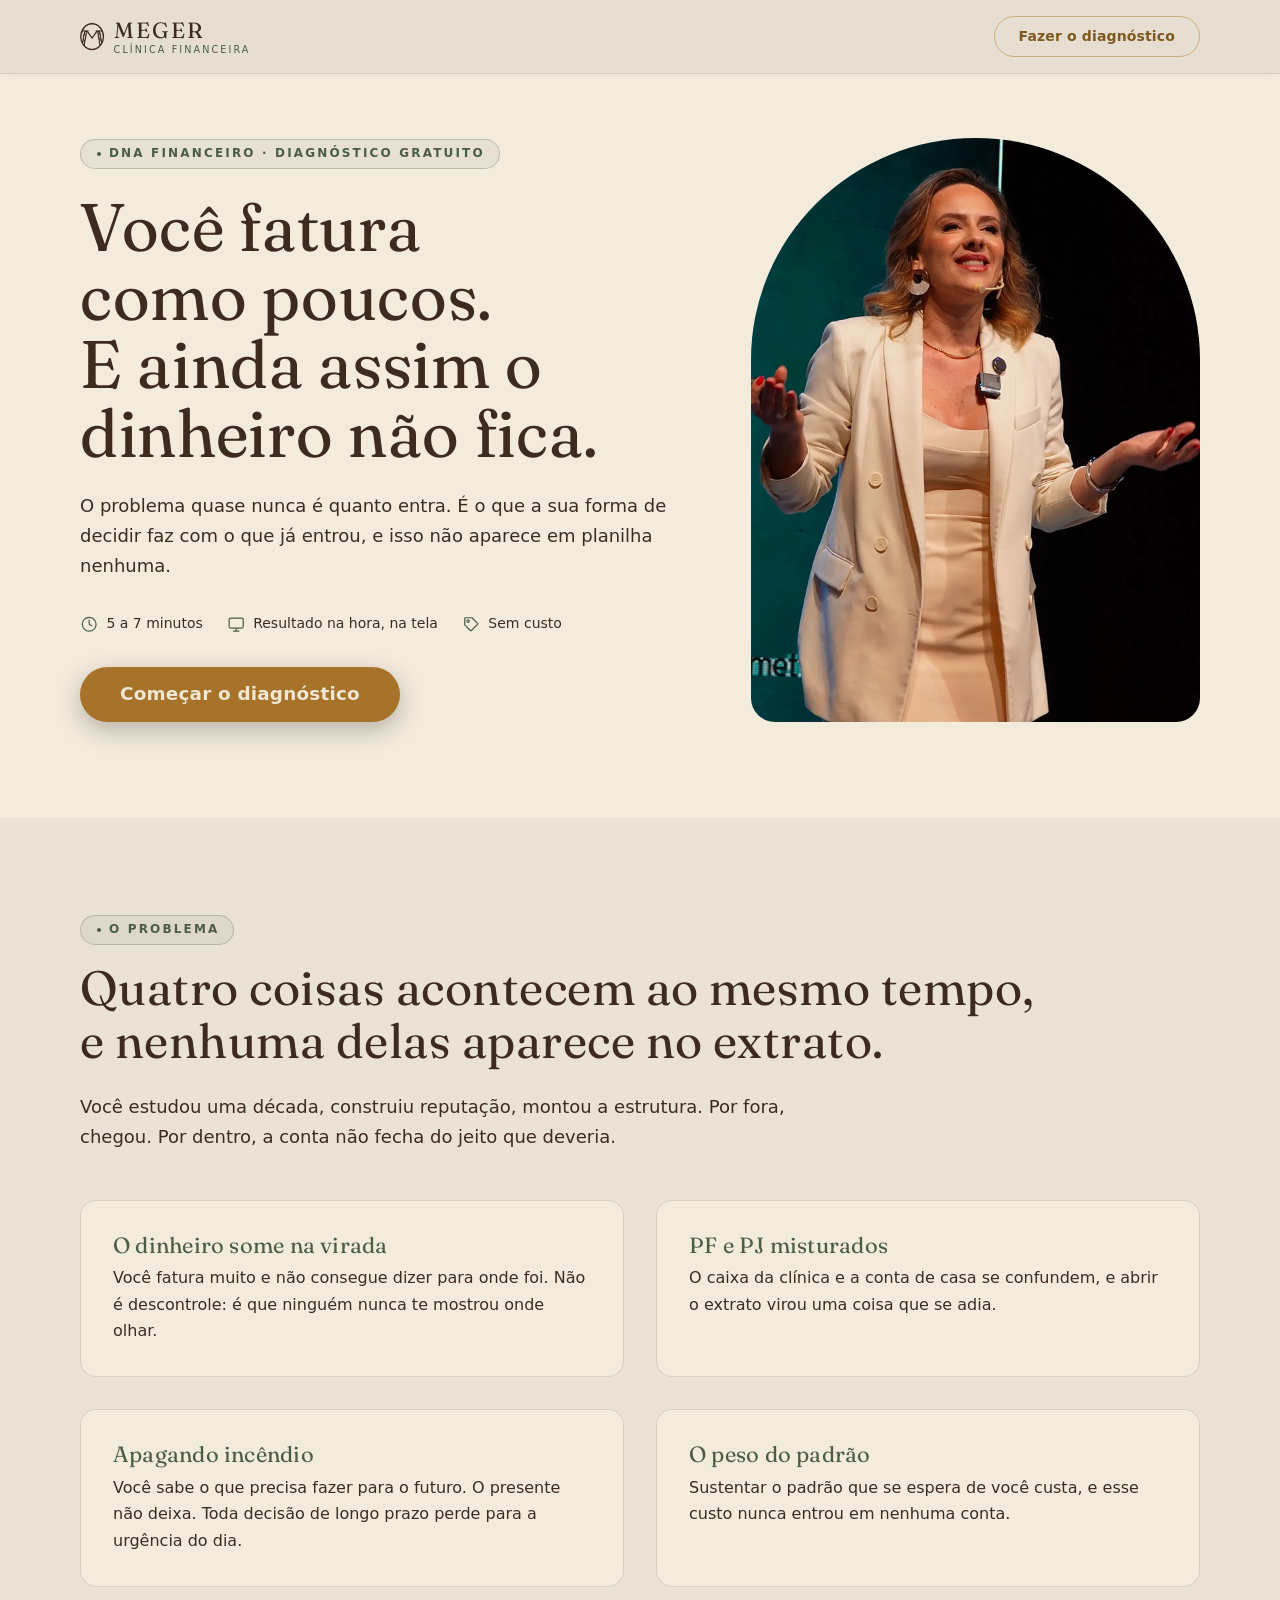
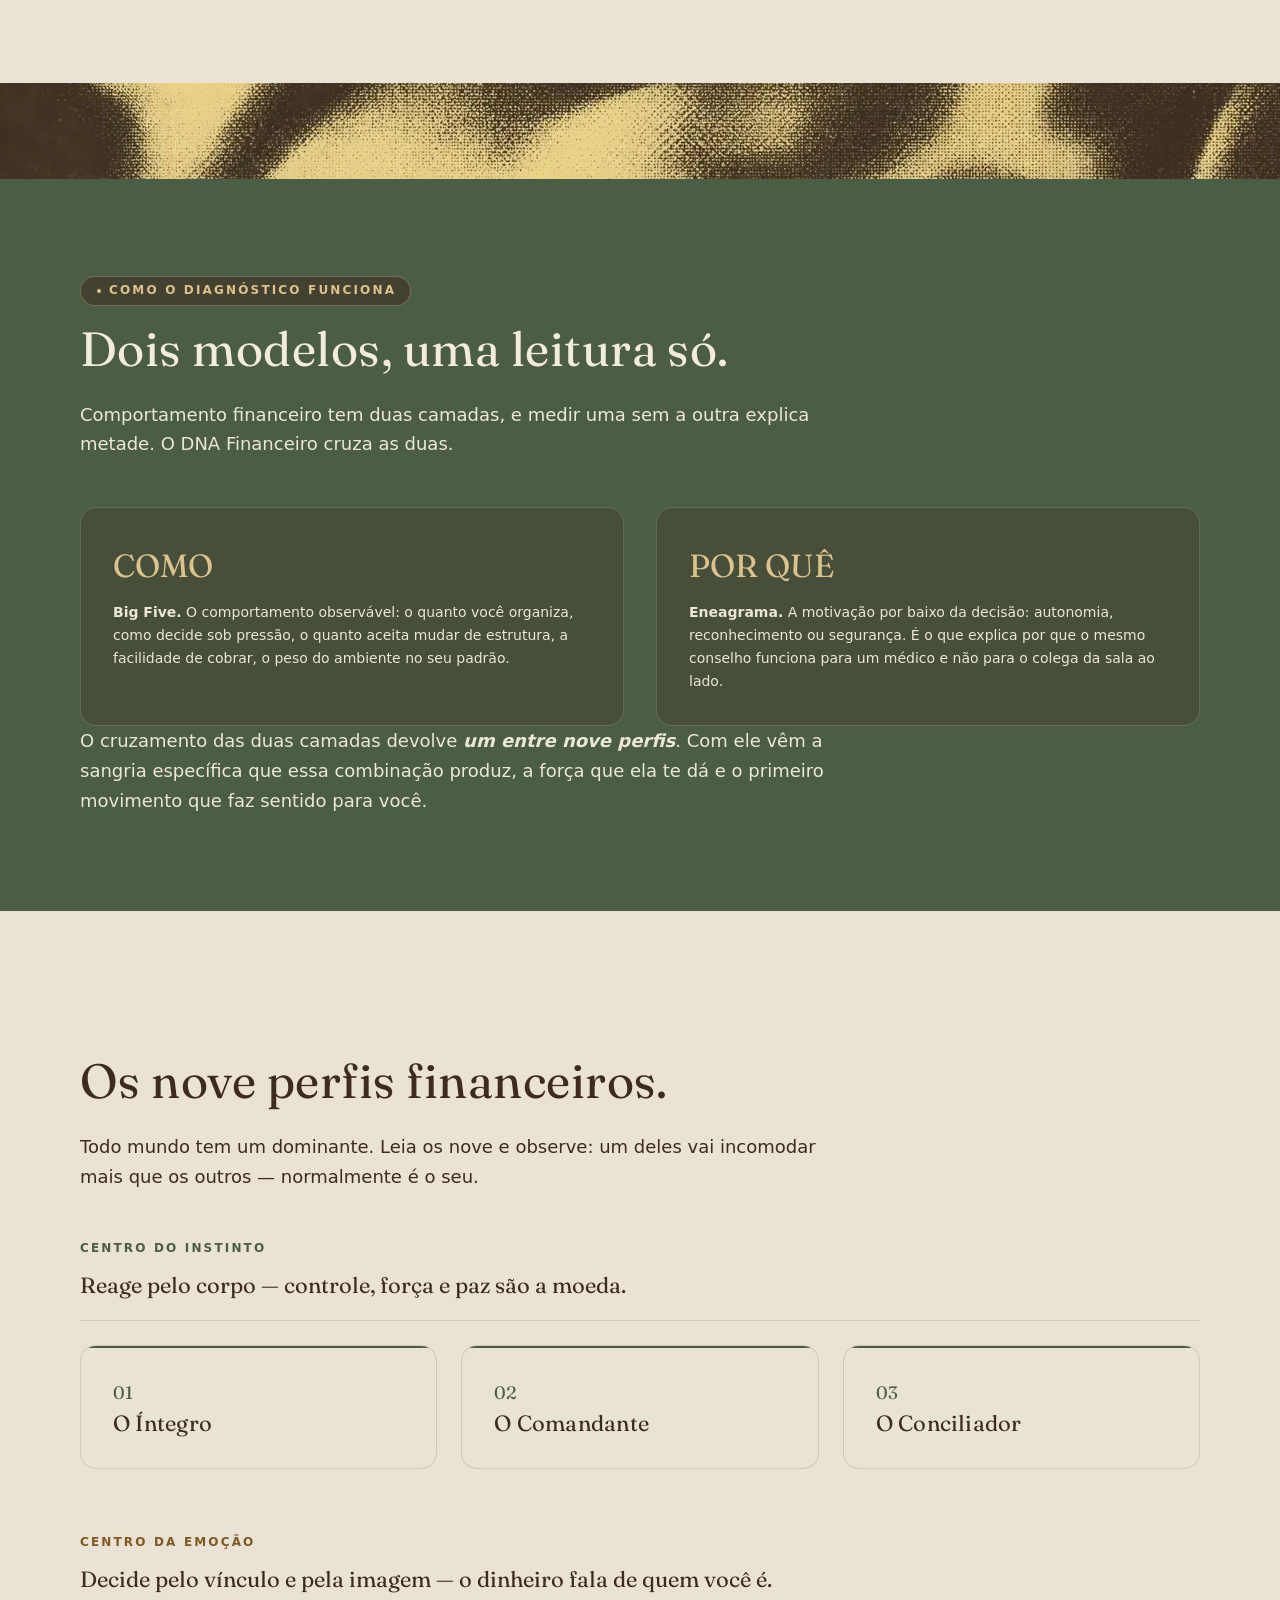
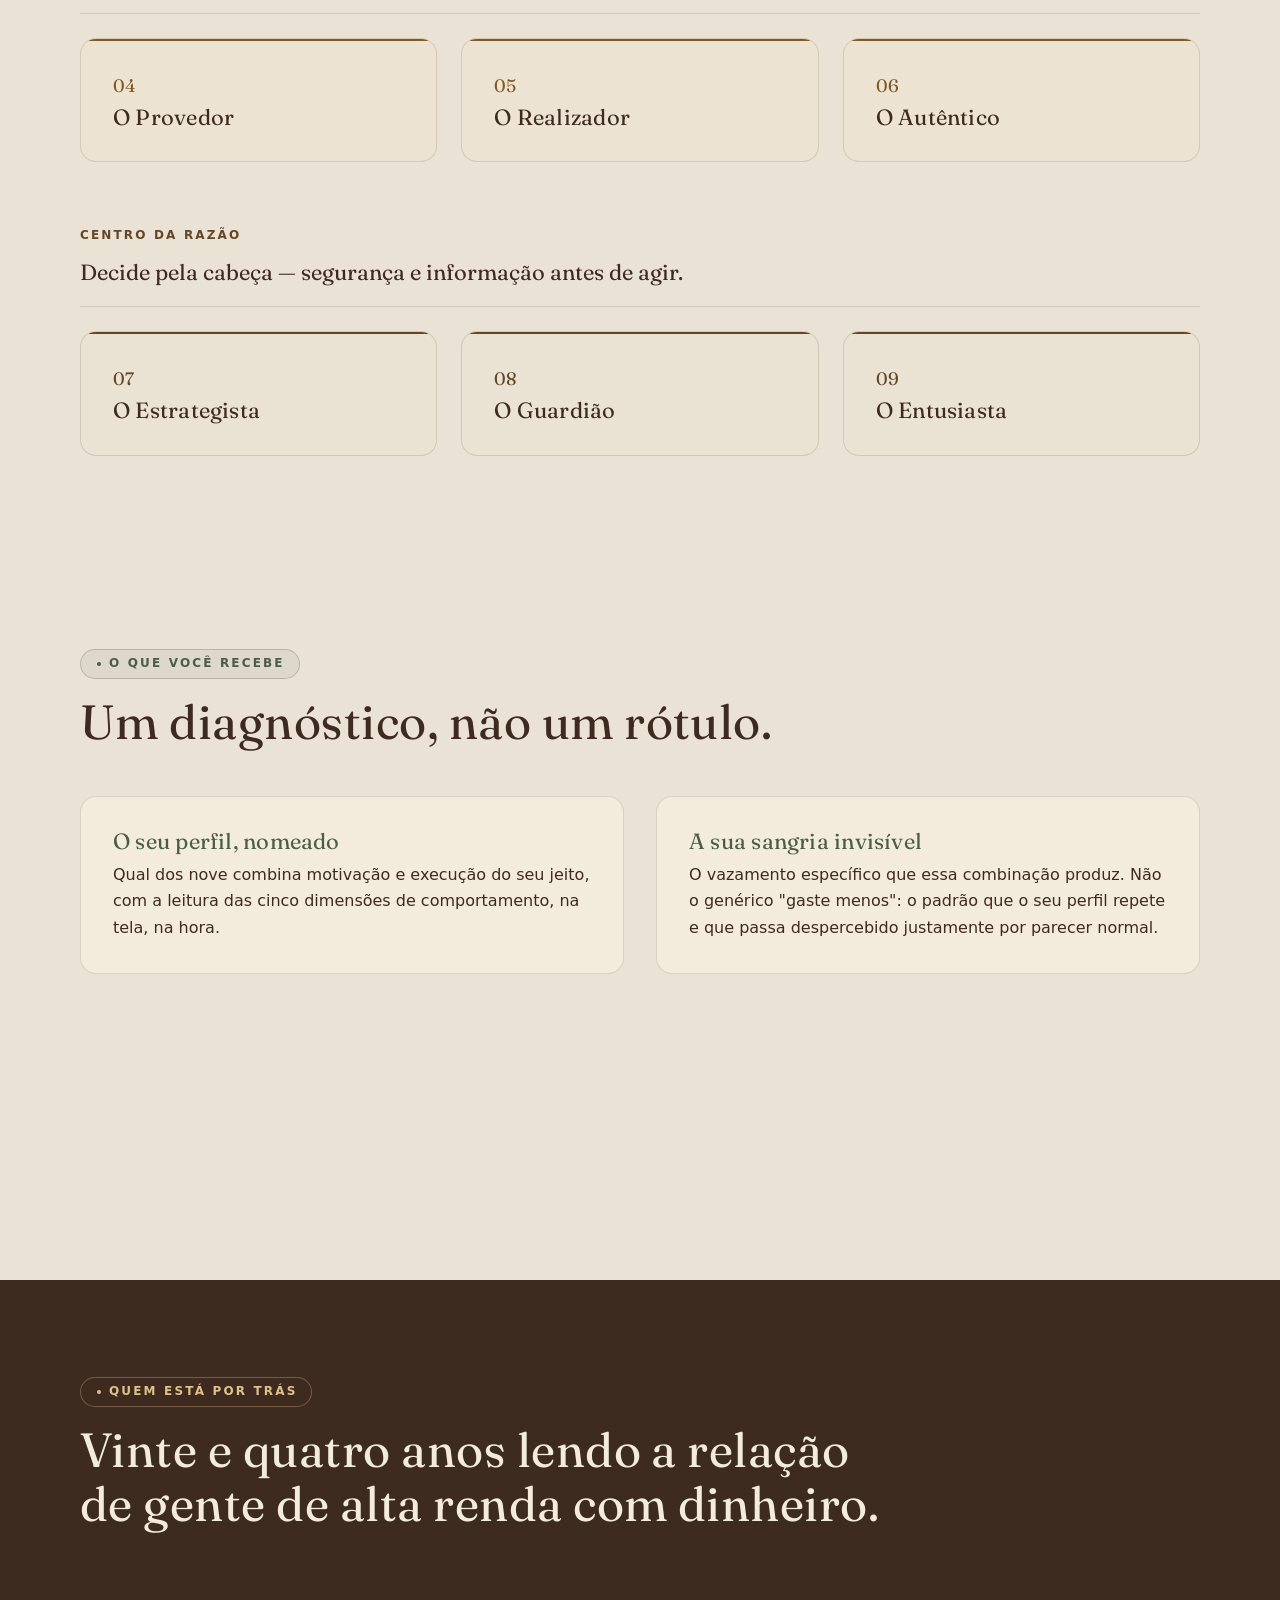
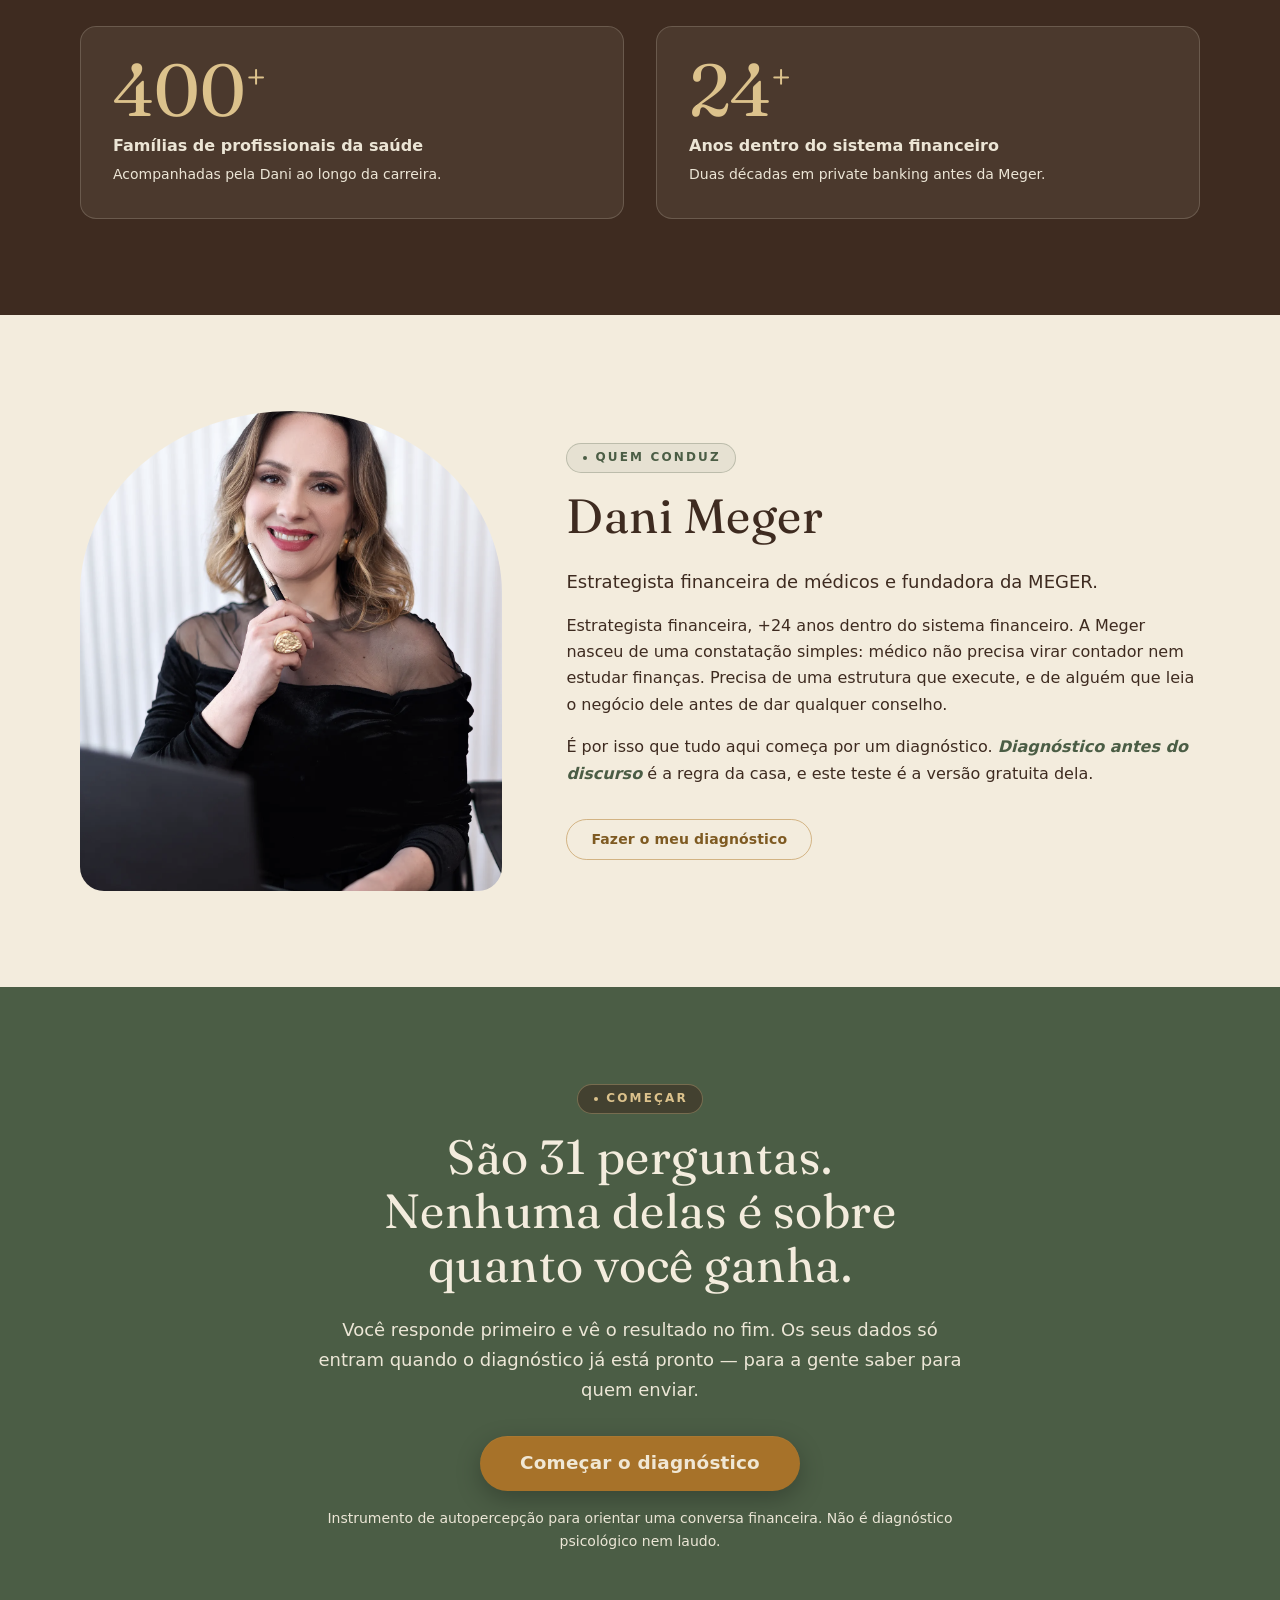
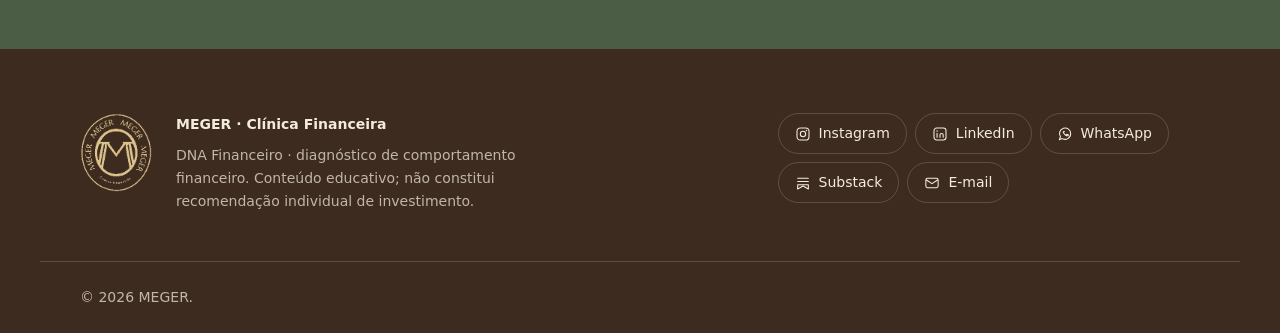
<file: index.html>
<!doctype html>
<html lang="pt-BR">
<head>
<meta charset="utf-8">
<meta name="robots" content="noindex, nofollow">
<meta name="viewport" content="width=device-width, initial-scale=1">
<title>DNA Financeiro — diagnóstico gratuito para médicos | MEGER</title>
<meta name="description" content="Um diagnóstico do seu comportamento financeiro em 5 minutos: o que faz o seu dinheiro sair sem você perceber, e qual é o primeiro movimento. Gratuito.">

<!-- Open Graph: a imagem fica em JPEG de propósito — WhatsApp e Facebook não
     previsualizam WebP com confiabilidade, e este link circula em WhatsApp. -->
<meta property="og:type" content="website">
<meta property="og:title" content="DNA Financeiro — diagnóstico gratuito para médicos">
<meta property="og:description" content="Você fatura como poucos. E ainda assim o dinheiro não fica.">
<meta property="og:locale" content="pt_BR">
<meta property="og:site_name" content="MEGER · Clínica Financeira">
<!-- TODO(v2.1): og:url e og:image (1200x630, .jpg) quando o domínio existir. -->

<link rel="preconnect" href="https://fonts.googleapis.com">
<link rel="preconnect" href="https://fonts.gstatic.com" crossorigin>
<link rel="stylesheet" href="https://fonts.googleapis.com/css2?family=Fraunces:ital,opsz,wght,SOFT,WONK@0,9..144,300..700,0..100,0..1;1,9..144,300..700,0..100,0..1&display=swap">
<link rel="stylesheet" href="estilo.css">
<link rel="stylesheet" href="assets/specular-button.css">
<script src="assets/atribuicao.js"></script>
<script type="module" src="assets/specular-button.js"></script>
</head>
<body>

<a href="#conteudo" class="botao pular">Pular para o conteúdo</a>

<header class="topo">
  <div class="envelope topo__envelope">
    <a href="#" class="marca" aria-label="MEGER, Clínica Financeira">
      <span class="simbolo" aria-hidden="true"></span>
      <span class="marca__texto">
        <span class="marca__nome">MEGER</span>
        <span class="marca__descritor">Clínica Financeira</span>
      </span>
    </a>
    <a href="teste.html" class="botao botao--secundario" data-cta="topo">Fazer o diagnóstico</a>
  </div>
</header>

<main id="conteudo">

<!-- ===== 1 · PRODUTO / OPORTUNIDADE ================================== -->
<section class="faixa heroi">
  <div class="envelope heroi__grade">
    <!-- A hero é a única seção sem scroll pra revelar — ela já nasce em tela.
         O MESMO `[data-revela]` funciona aqui de graça: o IntersectionObserver
         dispara no primeiro `observe()`, ainda no carregamento, porque estes
         elementos já estão dentro do viewport quando o `revela.js` roda. Por
         isso a página deixa de abrir estática — sem precisar de um segundo
         sistema de animação só para o topo. -->
    <div>
      <span class="sobretitulo" data-revela>DNA Financeiro · diagnóstico gratuito</span>
      <h1 data-revela>Você fatura como poucos. E ainda assim o dinheiro não fica.</h1>
      <p class="lide medida" data-revela>O problema quase nunca é quanto entra. É o que a sua forma de decidir
        faz com o que já entrou, e isso não aparece em planilha nenhuma.</p>

      <!-- As três garantias substituem a escassez falsa da v1 ("o acesso gratuito
           é por tempo limitado… apenas durante esta campanha de posicionamento").
           A marca evita ativamente urgência artificial; aqui só entra o verificável. -->
      <!-- Um ícone por garantia, desenhado no mesmo traço (1,6 em viewBox 24):
           relógio para a duração, tela para onde o resultado aparece, etiqueta
           para o preço. Antes eram três cópias do símbolo da marca, que não
           dizia qual item era qual. -->
      <ul class="garantias" data-revela>
        <li>
          <svg class="icone" viewBox="0 0 24 24" fill="none" stroke="currentColor" stroke-width="1.6"
               stroke-linecap="round" stroke-linejoin="round" aria-hidden="true">
            <circle cx="12" cy="12" r="9"/><path d="M12 6.8V12l3.4 2"/>
          </svg> 5 a 7 minutos
        </li>
        <li>
          <svg class="icone" viewBox="0 0 24 24" fill="none" stroke="currentColor" stroke-width="1.6"
               stroke-linecap="round" stroke-linejoin="round" aria-hidden="true">
            <rect x="2.8" y="4" width="18.4" height="13" rx="2"/><path d="M8.5 21h7M12 17v4"/>
          </svg> Resultado na hora, na tela
        </li>
        <li>
          <svg class="icone" viewBox="0 0 24 24" fill="none" stroke="currentColor" stroke-width="1.6"
               stroke-linecap="round" stroke-linejoin="round" aria-hidden="true">
            <path d="M3.6 12.6V4.6a1 1 0 0 1 1-1h8a1 1 0 0 1 .7.3l7 7a1 1 0 0 1 0 1.4l-8 8a1 1 0 0 1-1.4 0l-7-7a1 1 0 0 1-.3-.7Z"/>
            <circle cx="8" cy="8" r="1.5"/>
          </svg> Sem custo
        </li>
      </ul>

      <p style="margin-top: var(--s-32)" data-revela>
        <a href="teste.html" class="specular-button specular-button--lg" data-cta="heroi"
           data-sb='{"radius":60,"lineColor":"#E0BD7A","baseColor":"#D1A45E","intensity":3,"shineSize":5,"shineFade":40,"thickness":1,"speed":1.5,"followMouse":false,"proximity":250,"autoAnimate":true}'
           style="--sb-radius:60px; --sb-blur:0px; --sb-text-color:#F0E7D4; background:#A77229;">
          <span class="specular-button__fx" aria-hidden="true"></span>
          <span class="specular-button__label">Começar o diagnóstico</span>
        </a>
      </p>
    </div>

    <figure class="heroi__figura" data-revela>
      <img class="arco" src="assets/dani-palco.webp" alt="Daniele Meger" width="900" height="1125" fetchpriority="high" decoding="async">
    </figure>
  </div>
</section>

<!-- ===== 2 · O PROBLEMA ============================================== -->
<section class="faixa bloco--areia" id="problema">
  <div class="envelope">
    <span class="sobretitulo" data-revela>O problema</span>
    <h2 class="medida" data-revela>Quatro coisas acontecem ao mesmo tempo, e nenhuma delas aparece no extrato.</h2>
    <p class="lide medida" data-revela>Você estudou uma década, construiu reputação, montou a estrutura.
      Por fora, chegou. Por dentro, a conta não fecha do jeito que deveria.</p>

    <ul class="diagnostico">
      <li data-revela>
        <h3>O dinheiro some na virada</h3>
        <p>Você fatura muito e não consegue dizer para onde foi. Não é descontrole: é que ninguém
          nunca te mostrou onde olhar.</p>
      </li>
      <li data-revela>
        <h3>PF e PJ misturados</h3>
        <p>O caixa da clínica e a conta de casa se confundem, e abrir o extrato virou uma coisa que
          se adia.</p>
      </li>
      <li data-revela>
        <h3>Apagando incêndio</h3>
        <p>Você sabe o que precisa fazer para o futuro. O presente não deixa. Toda decisão de longo
          prazo perde para a urgência do dia.</p>
      </li>
      <li data-revela>
        <h3>O peso do padrão</h3>
        <p>Sustentar o padrão que se espera de você custa, e esse custo nunca entrou em nenhuma conta.</p>
      </li>
    </ul>
  </div>
</section>

<div class="transicao" role="presentation"></div>

<!-- ===== 3 · O MECANISMO (o que a v1 não tinha) ====================== -->
<section class="faixa bloco--verde" id="metodo">
  <div class="envelope">
    <span class="sobretitulo" data-revela>Como o diagnóstico funciona</span>
    <h2 class="medida" data-revela>Dois modelos, uma leitura só.</h2>
    <p class="lide medida" data-revela>Comportamento financeiro tem duas camadas, e medir uma sem a
      outra explica metade. O DNA Financeiro cruza as duas.</p>

    <div class="eixos">
      <div class="eixo" data-revela>
        <span class="eixo__chave">COMO</span>
        <p><strong>Big Five.</strong> O comportamento observável: o quanto você organiza, como decide
          sob pressão, o quanto aceita mudar de estrutura, a facilidade de cobrar, o peso do ambiente
          no seu padrão.</p>
      </div>
      <div class="eixo" data-revela>
        <span class="eixo__chave">POR QUÊ</span>
        <p><strong>Eneagrama.</strong> A motivação por baixo da decisão: autonomia, reconhecimento ou
          segurança. É o que explica por que o mesmo conselho funciona para um médico e não para o
          colega da sala ao lado.</p>
      </div>
    </div>

    <p class="lide medida" data-revela>O cruzamento das duas camadas devolve <em>um entre nove perfis</em>. Com ele vêm
      a sangria específica que essa combinação produz, a força que ela te dá e o primeiro movimento
      que faz sentido para você.</p>
  </div>
</section>

<!-- ===== 3B · OS 9 PERFIS ============================================ -->
<section class="faixa bloco--areia" id="perfis">
  <div class="envelope">
    <span class="sobretitulo" data-revela>Os 9 perfis</span>
    <h2 class="medida" data-revela>Os nove perfis financeiros.</h2>
    <p class="lide medida" data-revela>Todo mundo tem um dominante. Leia os nove e observe: um deles vai
      incomodar mais que os outros — normalmente é o seu.</p>

    <div class="grupo-perfis grupo-perfis--instinto" data-revela>
      <div class="grupo-perfis__cab">
        <span class="grupo-perfis__centro">Centro do instinto</span>
        <p class="grupo-perfis__descricao">Reage pelo corpo — controle, força e paz são a moeda.</p>
      </div>
      <div class="grade-perfis">
        <article class="perfil-card">
          <span class="perfil-card__num">01</span>
          <h3>O Íntegro</h3>
        </article>
        <article class="perfil-card">
          <span class="perfil-card__num">02</span>
          <h3>O Comandante</h3>
        </article>
        <article class="perfil-card">
          <span class="perfil-card__num">03</span>
          <h3>O Conciliador</h3>
        </article>
      </div>
    </div>

    <div class="grupo-perfis grupo-perfis--emocao" data-revela>
      <div class="grupo-perfis__cab">
        <span class="grupo-perfis__centro">Centro da emoção</span>
        <p class="grupo-perfis__descricao">Decide pelo vínculo e pela imagem — o dinheiro fala de quem você é.</p>
      </div>
      <div class="grade-perfis">
        <article class="perfil-card">
          <span class="perfil-card__num">04</span>
          <h3>O Provedor</h3>
        </article>
        <article class="perfil-card">
          <span class="perfil-card__num">05</span>
          <h3>O Realizador</h3>
        </article>
        <article class="perfil-card">
          <span class="perfil-card__num">06</span>
          <h3>O Autêntico</h3>
        </article>
      </div>
    </div>

    <div class="grupo-perfis grupo-perfis--razao" data-revela>
      <div class="grupo-perfis__cab">
        <span class="grupo-perfis__centro">Centro da razão</span>
        <p class="grupo-perfis__descricao">Decide pela cabeça — segurança e informação antes de agir.</p>
      </div>
      <div class="grade-perfis">
        <article class="perfil-card">
          <span class="perfil-card__num">07</span>
          <h3>O Estrategista</h3>
        </article>
        <article class="perfil-card">
          <span class="perfil-card__num">08</span>
          <h3>O Guardião</h3>
        </article>
        <article class="perfil-card">
          <span class="perfil-card__num">09</span>
          <h3>O Entusiasta</h3>
        </article>
      </div>
    </div>
  </div>
</section>

<!-- ===== 4 · O QUE VOCÊ RECEBE ====================================== -->
<section class="faixa bloco--areia" id="entrega">
  <div class="envelope">
    <span class="sobretitulo" data-revela>O que você recebe</span>
    <h2 class="medida" data-revela>Um diagnóstico, não um rótulo.</h2>

    <ul class="diagnostico">
      <li data-revela>
        <h3>O seu perfil, nomeado</h3>
        <p>Qual dos nove combina motivação e execução do seu jeito, com a leitura das cinco dimensões
          de comportamento, na tela, na hora.</p>
      </li>
      <li data-revela>
        <h3>A sua sangria invisível</h3>
        <p>O vazamento específico que essa combinação produz. Não o genérico "gaste menos": o padrão
          que o seu perfil repete e que passa despercebido justamente por parecer normal.</p>
      </li>
      <li data-revela>
        <h3>A força a alavancar</h3>
        <p>Todo perfil tem uma. A leitura começa por ela, porque é dela que sai a correção, e não da
          disciplina que você já tem de sobra em tudo o mais.</p>
      </li>
      <li data-revela>
        <h3>O primeiro movimento</h3>
        <p>Uma ação concreta e verificável, de organização, para os próximos dias. Sem recomendação de
          investimento e sem promessa de retorno — não é isso que a Meger faz.</p>
      </li>
    </ul>
  </div>
</section>

<!-- ===== 5 · PROVA ================================================== -->
<section class="faixa bloco--marrom" id="prova">
  <div class="envelope">
    <span class="sobretitulo" data-revela>Quem está por trás</span>
    <h2 class="medida" data-revela>Vinte e quatro anos lendo a relação de gente de alta renda com dinheiro.</h2>

    <!-- Os dois números que a própria cliente já publica. Nenhum número de
         RESULTADO entra: não existe em fonte nenhuma da conta, e não se estima. -->
    <ul class="numeros">
      <li data-revela>
        <span class="numeros__valor">400<span class="numeros__mais">+</span></span>
        <p class="numeros__rotulo">Famílias de profissionais da saúde</p>
        <p class="numeros__nota">Acompanhadas pela Dani ao longo da carreira.</p>
      </li>
      <li data-revela>
        <span class="numeros__valor">24<span class="numeros__mais">+</span></span>
        <p class="numeros__rotulo">Anos dentro do sistema financeiro</p>
        <p class="numeros__nota">Duas décadas em private banking antes da Meger.</p>
      </li>
    </ul>
  </div>
</section>

<!-- ===== 6 · AUTORIDADE ============================================= -->
<section class="faixa" id="autoridade">
  <div class="envelope autoridade">
    <figure class="autoridade__figura" data-revela>
      <img class="arco" src="assets/dani-estudio.webp" alt="Daniele Meger, fundadora da MEGER" width="800" height="1000" loading="lazy" decoding="async">
    </figure>
    <div data-revela>
      <span class="sobretitulo">Quem conduz</span>
      <h2>Dani Meger</h2>
      <p class="lide">Estrategista financeira de médicos e fundadora da MEGER.</p>
      <p>Estrategista financeira, +24 anos dentro do sistema financeiro. A Meger nasceu de uma constatação simples:
        médico não precisa virar contador nem estudar finanças. Precisa de uma estrutura que execute,
        e de alguém que leia o negócio dele antes de dar qualquer conselho.</p>
      <p>É por isso que tudo aqui começa por um diagnóstico. <em>Diagnóstico antes do discurso</em> é
        a regra da casa, e este teste é a versão gratuita dela.</p>
      <p style="margin-top: var(--s-32)">
        <a href="teste.html" class="botao botao--secundario" data-cta="autoridade">Fazer o meu diagnóstico</a>
      </p>
    </div>
  </div>
</section>

<!-- ===== 7 · CONTATO / CTA ========================================== -->
<section class="faixa bloco--verde" id="comecar">
  <!-- Único eixo centralizado da página, e de propósito: é o fecho, não tem
       nada depois para acompanhar o alinhamento. Vai com `--estreito` junto —
       ver a nota de `.envelope--centrado` no CSS. -->
  <div class="envelope envelope--estreito envelope--centrado">
    <span class="sobretitulo" data-revela>Começar</span>
    <h2 data-revela>São 31 perguntas. Nenhuma delas é sobre quanto você ganha.</h2>
    <p class="lide" data-revela>Você responde primeiro e vê o resultado no fim. Os seus dados só entram
      quando o diagnóstico já está pronto — para a gente saber para quem enviar.</p>
    <p style="margin-top: var(--s-32)" data-revela>
      <a href="teste.html" class="specular-button specular-button--lg" data-cta="final"
         data-sb='{"radius":60,"lineColor":"#E0BD7A","baseColor":"#D1A45E","intensity":3,"shineSize":5,"shineFade":40,"thickness":1,"speed":1.5,"followMouse":false,"proximity":250,"autoAnimate":true}'
         style="--sb-radius:60px; --sb-blur:0px; --sb-text-color:#F0E7D4; background:#A77229;">
        <span class="specular-button__fx" aria-hidden="true"></span>
        <span class="specular-button__label">Começar o diagnóstico</span>
      </a>
    </p>
    <p class="nota" style="margin-top: var(--s-16)" data-revela>Instrumento de autopercepção para
      orientar uma conversa financeira. Não é diagnóstico psicológico nem laudo.</p>
  </div>
</section>

</main>

<!-- 🔴 URLS PENDENTES: só o WhatsApp é real (a mesma de `captacao.js`, que é a
     fonte da verdade do número). Instagram, LinkedIn, Substack e e-mail não
     existem em nenhum material da conta e ficaram em `#` de propósito —
     handle inventado vira link quebrado em produção. Trocar os quatro
     `href="#"` marcados com TODO antes de publicar. -->
<footer class="rodape rodape--completo">
  <div class="envelope rodape__grade">
    <div class="rodape__marca">
      <span class="selo" aria-hidden="true"></span>
      <div>
        <p><strong>MEGER · Clínica Financeira</strong></p>
        <p class="rodape__descricao">DNA Financeiro · diagnóstico de comportamento financeiro.
          Conteúdo educativo; não constitui recomendação individual de investimento.</p>
      </div>
    </div>

    <nav class="rodape__redes" aria-label="MEGER nas redes">
      <!-- TODO(links): perfil real do Instagram. -->
      <a class="rodape__rede" href="#" rel="noopener noreferrer">
        <svg class="icone" viewBox="0 0 24 24" fill="none" stroke="currentColor" stroke-width="1.6"
             stroke-linecap="round" stroke-linejoin="round" aria-hidden="true">
          <rect x="3" y="3" width="18" height="18" rx="5"/><circle cx="12" cy="12" r="4"/>
          <circle cx="17.2" cy="6.8" r="1.1" fill="currentColor" stroke="none"/>
        </svg> Instagram
      </a>
      <!-- TODO(links): perfil real do LinkedIn. -->
      <a class="rodape__rede" href="#" rel="noopener noreferrer">
        <svg class="icone" viewBox="0 0 24 24" fill="none" stroke="currentColor" stroke-width="1.6"
             stroke-linecap="round" stroke-linejoin="round" aria-hidden="true">
          <rect x="3" y="3" width="18" height="18" rx="4"/>
          <path d="M7.6 10.8V17M12 17v-3.4a2.4 2.4 0 0 1 4.8 0V17"/>
          <circle cx="7.6" cy="7.4" r="1.1" fill="currentColor" stroke="none"/>
        </svg> LinkedIn
      </a>
      <a class="rodape__rede" href="https://wa.me/5511941335119" target="_blank" rel="noopener noreferrer">
        <svg class="icone" viewBox="0 0 24 24" fill="none" stroke="currentColor" stroke-width="1.6"
             stroke-linecap="round" stroke-linejoin="round" aria-hidden="true">
          <path d="M20.5 11.6a8.4 8.4 0 0 1-12.6 7.3L3.5 20.5l1.7-4.3A8.4 8.4 0 1 1 20.5 11.6Z"/>
          <path d="M9.2 9c.5 2.4 2.4 4.3 4.8 4.8l.9-1.4 2 .7v1.6c-3.4.5-6.9-2.6-7.4-6.1l1.6-.2Z"/>
        </svg> WhatsApp
      </a>
      <!-- TODO(links): publicação real no Substack. -->
      <a class="rodape__rede" href="#" rel="noopener noreferrer">
        <svg class="icone" viewBox="0 0 24 24" fill="none" stroke="currentColor" stroke-width="1.6"
             stroke-linecap="round" stroke-linejoin="round" aria-hidden="true">
          <path d="M4 5h16M4 9.8h16M4 14.6h16V21l-8-4.4L4 21Z"/>
        </svg> Substack
      </a>
      <!-- TODO(links): e-mail real de contato da MEGER. -->
      <a class="rodape__rede" href="#">
        <svg class="icone" viewBox="0 0 24 24" fill="none" stroke="currentColor" stroke-width="1.6"
             stroke-linecap="round" stroke-linejoin="round" aria-hidden="true">
          <rect x="2.8" y="5" width="18.4" height="14" rx="2.4"/><path d="m3.6 7.4 8.4 5.6 8.4-5.6"/>
        </svg> E-mail
      </a>
    </nav>
  </div>

  <div class="envelope rodape__base">
    <p>© 2026 MEGER.</p>
  </div>
</footer>

<script src="revela.js"></script>
<script src="assets/badge-hero.js"></script>
</body>
</html>
</file>
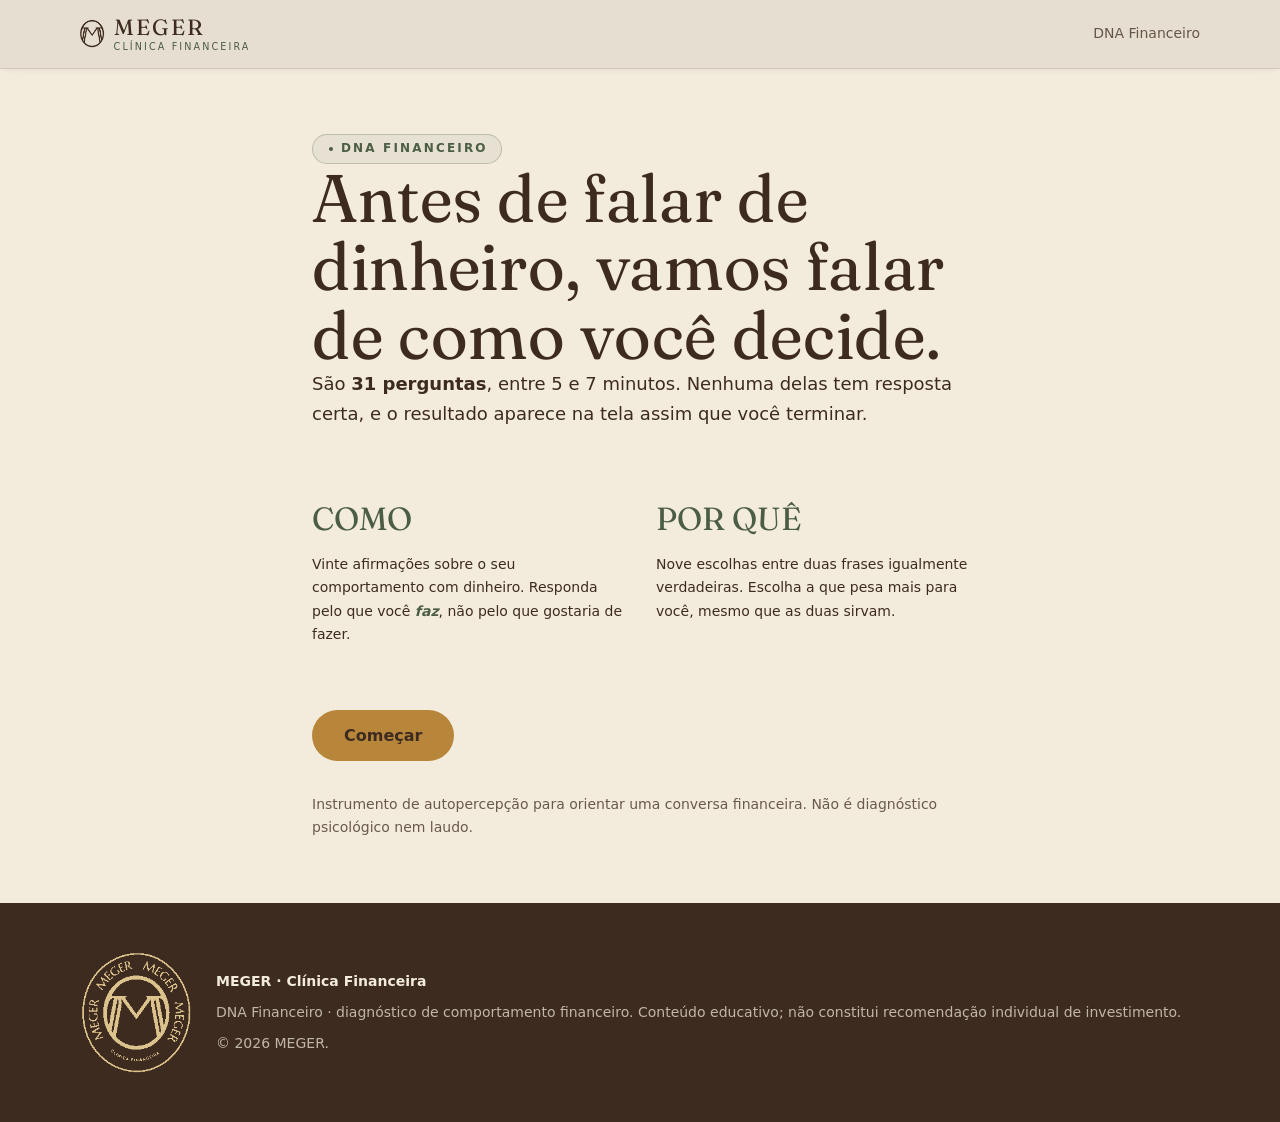
<file: teste.html>
<!doctype html>
<html lang="pt-BR">
<head>
<meta charset="utf-8">
<meta name="viewport" content="width=device-width, initial-scale=1">
<title>Diagnóstico DNA Financeiro | MEGER</title>
<meta name="description" content="31 perguntas, 5 a 7 minutos. O cruzamento entre como você executa e por que você decide — com o resultado na tela.">
<meta name="robots" content="noindex">

<link rel="preconnect" href="https://fonts.googleapis.com">
<link rel="preconnect" href="https://fonts.gstatic.com" crossorigin>
<link rel="stylesheet" href="https://fonts.googleapis.com/css2?family=Fraunces:ital,opsz,wght,SOFT,WONK@0,9..144,300..700,0..100,0..1;1,9..144,300..700,0..100,0..1&display=swap">
<link rel="stylesheet" href="estilo.css">
<script src="assets/atribuicao.js"></script>
</head>
<body>

<header class="topo">
  <div class="envelope topo__envelope">
    <a href="index.html" class="marca" aria-label="MEGER, Clínica Financeira — voltar">
      <span class="simbolo" aria-hidden="true"></span>
      <span class="marca__texto">
        <span class="marca__nome">MEGER</span>
        <span class="marca__descritor">Clínica Financeira</span>
      </span>
    </a>
    <span class="nota">DNA Financeiro</span>
  </div>
</header>

<!-- Barra de progresso: só existe durante o percurso. O preenchimento é VERDE —
     dourado sobre creme dá 2,74 e reprova até o piso de 3,0 de elemento gráfico. -->
<div class="progresso" id="progresso" hidden>
  <div class="envelope envelope--estreito">
    <div class="progresso__topo">
      <span id="progresso-rotulo">Pergunta 1 de 31</span>
      <span id="progresso-pct">0%</span>
    </div>
    <div class="progresso__trilho">
      <div class="progresso__preenche" id="progresso-preenche"
           role="progressbar" aria-label="Progresso do diagnóstico"
           aria-valuemin="0" aria-valuemax="100" aria-valuenow="0"></div>
    </div>
  </div>
</div>

<main>

<!-- ================================================================
     PASSO 0 · INTRODUÇÃO
     ================================================================ -->
<section class="passo" id="tela-intro">
  <div class="envelope envelope--estreito">
    <span class="sobretitulo">DNA Financeiro</span>
    <h1>Antes de falar de dinheiro, vamos falar de como você decide.</h1>
    <p class="lide">São <strong>31 perguntas</strong>, entre 5 e 7 minutos. Nenhuma delas tem resposta
      certa, e o resultado aparece na tela assim que você terminar.</p>

    <div class="eixos" style="margin-top: var(--s-32)">
      <div class="eixo" style="padding-inline: 0">
        <span class="eixo__chave" style="color: var(--verde)">COMO</span>
        <p>Vinte afirmações sobre o seu comportamento com dinheiro. Responda pelo que você
          <em>faz</em>, não pelo que gostaria de fazer.</p>
      </div>
      <div class="eixo" style="padding-inline: 0">
        <span class="eixo__chave" style="color: var(--verde)">POR QUÊ</span>
        <p>Nove escolhas entre duas frases igualmente verdadeiras. Escolha a que pesa mais para você,
          mesmo que as duas sirvam.</p>
      </div>
    </div>

    <p style="margin-top: var(--s-32)">
      <button type="button" class="botao" id="btn-comecar">Começar</button>
    </p>
    <p class="nota" id="aviso-retomada" hidden style="margin-top: var(--s-16)">
      Encontramos um diagnóstico começado neste aparelho — vamos retomar de onde você parou.
      <button type="button" class="botao botao--discreto" id="btn-recomecar"
              style="padding: var(--s-4) var(--s-16); font-size: var(--fs-xs); margin-left: var(--s-8)">Recomeçar</button>
    </p>

    <p class="nota" style="margin-top: var(--s-32)">Instrumento de autopercepção para orientar uma
      conversa financeira. Não é diagnóstico psicológico nem laudo.</p>
  </div>
</section>

<!-- ================================================================
     PASSO 1 · PERCURSO (renderizado por quiz.js)
     ================================================================ -->
<section class="passo" id="tela-percurso" hidden>
  <div class="envelope envelope--estreito">
    <form id="form-percurso" novalidate>
      <fieldset>
        <legend class="passo__pergunta" id="percurso-pergunta" tabindex="-1">…</legend>
        <p class="passo__dica" id="percurso-dica" hidden></p>
        <div id="percurso-opcoes"></div>
      </fieldset>
    </form>

    <div style="display: flex; gap: var(--s-16); margin-top: var(--s-32); flex-wrap: wrap">
      <button type="button" class="botao botao--discreto" id="btn-voltar">Voltar</button>
      <button type="button" class="botao" id="btn-avancar" disabled>Continuar</button>
    </div>
  </div>
</section>

<!-- ================================================================
     PASSO 2 · CAPTURA — o resultado JÁ está calculado
     ================================================================ -->
<section class="passo bloco--verde" id="tela-captura" hidden>
  <div class="envelope envelope--estreito">
    <span class="sobretitulo">Pronto</span>
    <h2>O seu diagnóstico está pronto.</h2>
    <p class="lide">Para onde enviamos a sua cópia? Você vê o resultado na tela em seguida, de
      qualquer forma.</p>

    <form class="formulario" id="form-captura" novalidate style="margin-top: var(--s-32)">
      <div class="campo" id="campo-nome">
        <label for="nome">Como podemos te chamar</label>
        <input type="text" id="nome" name="nome" autocomplete="name" aria-describedby="erro-nome">
        <span class="campo__erro" id="erro-nome" role="alert"></span>
      </div>

      <div class="campo" id="campo-email">
        <label for="email">E-mail</label>
        <input type="email" id="email" name="email" autocomplete="email" inputmode="email" aria-describedby="erro-email">
        <span class="campo__erro" id="erro-email" role="alert"></span>
      </div>

      <div class="campo" id="campo-whatsapp">
        <label for="whatsapp">WhatsApp</label>
        <input type="tel" id="whatsapp" name="whatsapp" autocomplete="tel" inputmode="tel"
               placeholder="(00) 00000-0000" aria-describedby="erro-whatsapp">
        <span class="campo__erro" id="erro-whatsapp" role="alert"></span>
      </div>

      <!-- Honeypot: fora da tela, sem display:none, e NUNCA devolve erro. -->
      <div class="armadilha" aria-hidden="true">
        <label for="empresa_site">Site da empresa</label>
        <input type="text" id="empresa_site" name="empresa_site" tabindex="-1" autocomplete="off">
      </div>

      <div class="campo" id="campo-consentimento">
        <div class="consentimento">
          <input type="checkbox" id="consentimento" name="consentimento" aria-describedby="erro-consentimento">
          <!-- ⚠️ O texto exibido vai LITERAL no payload (`consent_texto`) — é o que
               prova o que a pessoa leu. Reescrever exige versionar, não editar por
               cima. Ele NOMEIA o que é coletado, porque aqui há faixa de renda e
               perfil comportamental: dado que ninguém espera ver vazado. -->
          <label for="consentimento" id="texto-consentimento">Autorizo a MEGER a guardar as minhas
            respostas — incluindo a faixa de faturamento e o perfil de comportamento financeiro que
            elas geram — e a me contatar por e-mail e WhatsApp sobre este diagnóstico. Posso pedir a
            exclusão a qualquer momento.</label>
        </div>
        <span class="campo__erro" id="erro-consentimento" role="alert"></span>
      </div>

      <div class="aviso-envio aviso-envio--erro" id="aviso-envio" role="alert" hidden></div>

      <button type="submit" class="botao botao--largo" id="btn-enviar">Ver o meu diagnóstico</button>
    </form>
  </div>
</section>

<!-- ================================================================
     PASSO 3 · RESULTADO
     ================================================================ -->
<section class="passo" id="tela-resultado" hidden style="padding-block: 0">

  <div class="faixa bloco--marrom arquetipo">
    <div class="envelope">
      <span class="arquetipo__rotulo">O seu DNA Financeiro</span>
      <h1 class="arquetipo__nome" id="res-nome" tabindex="-1">—</h1>
      <p class="arquetipo__motivacao" id="res-motivacao"></p>

      <div class="leituras">
        <div class="leitura">
          <h3>A sua força</h3>
          <p id="res-forca"></p>
        </div>
        <div class="leitura">
          <h3>A sua sangria invisível</h3>
          <p id="res-sangria"></p>
        </div>
        <div class="leitura">
          <h3>O primeiro movimento</h3>
          <p id="res-movimento"></p>
        </div>
      </div>
    </div>
  </div>

  <div class="faixa">
    <div class="envelope envelope--estreito">
      <span class="sobretitulo">Como você executa</span>
      <h2>As cinco dimensões do seu comportamento</h2>
      <p class="nota">A escala vai de 0 a 100 e descreve o seu perfil, não uma nota. Não existe
        posição melhor: existe a sua, e o que ela produz.</p>

      <div class="dimensoes" id="res-dimensoes"></div>


      <div class="ressalva">
        <strong>O que este resultado é — e o que não é.</strong>
        <p>As cinco dimensões vêm do modelo <em>Big Five</em>, consolidado em psicologia da
          personalidade. A leitura de motivação vem do <em>eneagrama</em>, que é um modelo de
          autoconhecimento <strong>sem validação científica</strong> — os dois não têm o mesmo
          estatuto, e você merece saber disso.</p>
        <p>É um instrumento de autopercepção para orientar uma conversa sobre dinheiro.
          Não é diagnóstico psicológico, não é laudo e não é recomendação de investimento.</p>
      </div>
    </div>
  </div>

  <div class="faixa bloco--verde">
    <div class="envelope envelope--estreito" style="text-align: center">
      <span class="sobretitulo">Próximo passo</span>
      <h2>O primeiro movimento você já tem. O segundo depende do seu caso.</h2>
      <p class="lide">Se quiser conversar sobre o que apareceu aqui, o caminho é direto.</p>
      <p style="margin-top: var(--s-32)">
        <a class="botao" id="res-whatsapp" href="https://wa.me/5511941335119" target="_blank" rel="noopener noreferrer">Falar com a equipe da Dani</a>
      </p>
      <p class="nota" style="margin-top: var(--s-16)" id="res-email-nota"></p>
    </div>
  </div>

</section>

</main>

<footer class="rodape">
  <div class="envelope" style="display: grid; gap: var(--s-24); grid-template-columns: auto 1fr; align-items: center">
    <span class="selo" aria-hidden="true"></span>
    <div>
      <p><strong>MEGER · Clínica Financeira</strong></p>
      <p style="margin-top: var(--s-8)">DNA Financeiro · diagnóstico de comportamento financeiro.
        Conteúdo educativo; não constitui recomendação individual de investimento.</p>
      <p style="margin-top: var(--s-8)">© 2026 MEGER.</p>
    </div>
  </div>
</footer>

<script type="module" src="quiz.js"></script>
</body>
</html>
</file>
<file: estilo.css>
/* ==========================================================================
   DNA Financeiro v2 — estilo do ativo (LP + instrumento).
   Direção: BASE CLARA + COR EM BLOCO + MOLDURA QUE ABRAÇA — a mesma aprovada
   para a `lp-mentoria-mmm`, que é a referência visual da conta.
   --------------------------------------------------------------------------
   Consome os tokens por `ds/tokens/base.css`. PROIBIDO hex e px cru aqui:
   valor sem token é sinal de que falta token (padrao-design-system.md).

   O QUE SAIU DA v1, E POR QUÊ
   - `background-clip: text` (a classe `.gold-text`), usado 6x — anti-padrão
     banido pelo design system do próprio projeto antigo e pelo `impeccable`,
     e estava justamente nas palavras mais importantes da página.
   - partículas animadas, parallax de scroll e glow atrás do retrato: vocabulário
     oposto ao desta marca, cujo manual proíbe sombra e outline e cuja identidade
     é respiro. Página densa "de dashboard" contradiz o posicionamento antes de
     contradizer o design.
   - preto + dourado + Inter: a paleta é FECHADA em 5 cores e não tem preto.

   🔴 CONTRASTE — a armadilha que este ativo acrescentou às 6 já registradas
   em `.claude/rules/frontend/desta-instancia.md`:
   DOURADO SOBRE CREME É 2,74, o que reprova NÃO SÓ como texto mas TAMBÉM como
   elemento gráfico (o piso de não textual é 3,0). Ou seja: "dourado é acento,
   pode ser fundo" não vale universalmente — vale contra MARROM (4,14), não
   contra creme. Por isso barra de progresso e barra de resultado são VERDE
   sobre creme (6,05), não dourado. Botão dourado continua valendo porque o que
   se mede ali é o rótulo marrom sobre o dourado, não o dourado sobre o creme.
   ========================================================================== */

@import "ds/tokens/base.css";

/* --- superfícies derivadas ---------------------------------------------
   NÃO são cores novas: a paleta segue fechada em 5. São as 5 misturadas
   entre si para resolver figura/fundo — o mesmo recurso que o ativo já usa
   nas trilhas (`color-mix(... var(--marrom) 12%, transparent)`).
   O problema que elas resolvem: seção clara depois de seção clara lia como
   a MESMA faixa, e cartão sobre bloco de cor não tinha onde pousar.
   `areia` afasta uma seção do creme da hero sem virar bloco de cor cheio;
   `cartao-*` é a superfície de cartão dentro de cada contexto. */
:root {
  --areia:         color-mix(in srgb, var(--marrom)  5%, var(--creme));
  --areia-topo:    color-mix(in srgb, var(--marrom)  7%, var(--creme));
  --cartao-claro:  var(--creme);
  --cartao-verde:  color-mix(in srgb, var(--marrom) 30%, var(--verde));
  --cartao-marrom: color-mix(in srgb, var(--creme)   7%, var(--marrom));
  --linha-cartao:  color-mix(in srgb, var(--marrom) 14%, transparent);

  /* A escala não tinha line-height de display: `--lh-tight` (1,12) é medida
     para H2/H3 e no H1 da hero, a 67px, abria quase meia linha de vão entre
     as três linhas do título. */
  --lh-display: 1.02;
}

/* --- reset mínimo ------------------------------------------------------- */
*, *::before, *::after { box-sizing: border-box; }
body, h1, h2, h3, p, ul, ol, li, figure, figcaption, blockquote, fieldset, legend { margin: 0; padding: 0; }
fieldset { border: none; }
ul, ol { list-style: none; }
img { max-width: 100%; display: block; }
html { scroll-behavior: smooth; }

body {
  font-family: var(--body);
  font-size: var(--fs-base);
  line-height: var(--lh-body);
  color: var(--marrom);
  background: var(--creme);
  -webkit-font-smoothing: antialiased;
}

/* --- estrutura ---------------------------------------------------------- */
.envelope { max-width: var(--coluna); margin-inline: auto; padding-inline: var(--gutter); position: relative; }
.envelope--estreito { max-width: 46rem; }
/* Eixo centralizado — hoje só o fecho da página. Anda junto com
   `--estreito` de propósito: texto centralizado em medida larga obriga o olho
   a procurar o começo de cada linha, e aí centralizar vira custo de leitura em
   vez de foco. `.medida` (66ch) não entra aqui; quem limita é o envelope. */
.envelope--centrado { text-align: center; }
.envelope--centrado .medida { margin-inline: auto; }
.medida { max-width: var(--measure); }
.faixa { padding-block: var(--s-96); position: relative; }
/* Duas seções claras seguidas somavam quase uma tela de creme entre conteúdos:
   respiro virava vão. A de baixo cede o próprio topo; bloco de cor mantém o
   respiro inteiro, porque ali o padding é ar INTERNO do bloco.
   As DUAS precisam ser creme puro para o corte valer: desde que `--areia`
   passou a separar as seções de lista, uma faixa creme depois de uma faixa
   areia é troca de superfície, e troca de superfície quer o respiro inteiro. */
.faixa:not([class*="bloco--"]) + .faixa:not([class*="bloco--"]) { padding-top: var(--s-32); }

/* Seção de lista: um passo de areia acima do creme do corpo. Não é bloco de
   cor (não inverte a tinta), é só o suficiente para a seção parar de se
   confundir com a hero. */
.bloco--areia { background: var(--areia); }

/* Cor em BLOCO: cada seção assume uma das quatro cores da marca, com o par de
   texto já resolvido. Não existe "um pouco de verde aqui" — é bloco ou não é. */
.bloco--verde  { background: var(--verde);  color: var(--text-on-dark); }
.bloco--marrom { background: var(--marrom); color: var(--text-on-dark); }
.bloco--dourado-claro { background: var(--dourado-claro); color: var(--marrom); }
.bloco--verde h1, .bloco--verde h2, .bloco--verde h3,
.bloco--marrom h1, .bloco--marrom h2, .bloco--marrom h3 { color: var(--creme); }
.bloco--verde p, .bloco--marrom p { color: var(--text-on-dark); }
.bloco--verde .sobretitulo, .bloco--marrom .sobretitulo { color: var(--dourado-claro); }
.bloco--dourado-claro .sobretitulo { color: var(--marrom); }
/* 🔴 `--dourado-claro` sobre VERDE dá 4,11 — passa como AA Large (≥24px, ou
   ≥18,66px bold) e REPROVA em texto de corpo. Sobre MARROM dá 7,73 e vale
   sempre. Por isso os dois blocos não podem compartilhar a mesma regra de `em`:
   herdar a do marrom foi o que deixou a ênfase do §mecanismo em 4,11 dentro de
   um parágrafo de 18px (medido no navegador em 2026-07-31).
   Em bloco verde, ênfase de CORPO vai em creme (6,05) e se distingue por
   itálico + peso; o dourado-claro fica para título, onde o `clamp` garante o
   piso de 30,4px. É a armadilha nº 3 da paleta, e ela cobra de novo toda vez
   que uma frase enfatizada muda de título para parágrafo. */
.bloco--marrom em { color: var(--dourado-claro); }
.bloco--verde em { color: var(--text-on-dark); }
.bloco--verde h1 em, .bloco--verde h2 em { color: var(--dourado-claro); }

/* Badge, não linha solta. Fechada em pílula, ela deixa de flutuar acima do
   título e passa a ler como etiqueta da seção — o mesmo vocabulário das tags
   do deck, que é de onde vem `--raio-pilula`.
   O `padding-inline` é assimétrico de propósito: `--tracking-eyebrow` (.18em)
   acrescenta um vão fantasma DEPOIS da última letra, e sem compensar isso o
   texto nasce visivelmente descentralizado dentro da pílula. */
.sobretitulo {
  display: inline-flex; align-items: center; gap: var(--s-8);
  padding: var(--s-4) calc(var(--s-16) - 0.18em) var(--s-4) var(--s-16);
  border: var(--traco) solid color-mix(in srgb, var(--verde) 28%, transparent);
  border-radius: var(--raio-pilula);
  background: color-mix(in srgb, var(--verde) 7%, transparent);
  font-size: var(--fs-xs); font-weight: var(--fw-bold);
  letter-spacing: var(--tracking-eyebrow); text-transform: uppercase;
  color: var(--verde);
}
.sobretitulo::before {
  content: ""; width: var(--s-4); height: var(--s-4); flex: none;
  border-radius: 50%; background: currentColor;
}
/* 🔴 Aqui a pílula não é enfeite, é o conserto de um contraste que já reprovava
   antes dela: `--dourado-claro` sobre VERDE dá 4,11, e o sobretítulo tem 12px
   bold — que NÃO alcança o piso de texto grande (18,66px bold), logo precisa de
   4,5. Era a armadilha nº 3 do topo deste arquivo cobrando num elemento que
   ninguém tinha remedido. Escurecer o fundo DENTRO da pílula resolve sem tirar
   o dourado: sobre verde vai a 5,86, sobre marrom a 7,73 (medidos no navegador).
   Se um dia esse fundo clarear, o eyebrow volta a reprovar em silêncio. */
.bloco--verde .sobretitulo, .bloco--marrom .sobretitulo {
  border-color: color-mix(in srgb, var(--dourado-claro) 34%, transparent);
  background: color-mix(in srgb, var(--marrom) 55%, transparent);
}

h1, h2, h3 {
  font-family: var(--display); font-weight: var(--fw-normal);
  line-height: var(--lh-tight); letter-spacing: var(--tracking-display);
  color: var(--marrom);
}
/* Os eixos variáveis da Fraunces: SOFT arredonda os terminais e WONK solta as
   pernas de g/y — exatamente o que o manual elogia na fonte. Concentrado no H1
   e na ênfase; o resto fica quieto. */
h1 { font-size: clamp(2.4rem, 6vw, 4.2rem); font-variation-settings: "SOFT" 45, "WONK" 1;
  line-height: var(--lh-display); }
em, .enfase { font-variation-settings: "SOFT" 70, "WONK" 1; }
h2 { font-size: clamp(1.9rem, 4vw, 3rem); margin-block: var(--s-16) var(--s-24); }
h3 { font-size: var(--fs-xl); }
/* Quebra equilibrada: sem isto o H2 da última seção deixava uma linha cheia
   sobre uma linha de três palavras. */
h1, h2 { text-wrap: balance; }
em, .enfase { font-style: italic; font-weight: var(--fw-semibold); color: var(--verde); }

p + p { margin-top: var(--s-16); }
.lide { font-size: var(--fs-lg); }
.nota { font-size: var(--fs-sm); color: color-mix(in srgb, var(--marrom) 76%, transparent); }
.bloco--verde .nota, .bloco--marrom .nota { color: var(--text-on-dark); }

/* --- símbolo e selo, por máscara ---------------------------------------- */
.simbolo, .selo {
  display: inline-block;
  -webkit-mask-repeat: no-repeat; mask-repeat: no-repeat;
  -webkit-mask-position: center;  mask-position: center;
  -webkit-mask-size: contain;     mask-size: contain;
  background-color: currentColor;
}
.simbolo {
  -webkit-mask-image: url("assets/simbolo-mascara.png");
  mask-image: url("assets/simbolo-mascara.png");
  width: 1.6rem; aspect-ratio: 186 / 213;
}
.simbolo--grande { width: 5.5rem; }
.selo {
  -webkit-mask-image: url("assets/selo-mascara.png");
  mask-image: url("assets/selo-mascara.png");
  width: 7rem; aspect-ratio: 192 / 211;
}

/* --- moldura que abraça ------------------------------------------------- */
.arco { border-radius: 50% 50% var(--raio-lg) var(--raio-lg) / 38% 38% var(--raio-lg) var(--raio-lg); overflow: hidden; }

/* --- textura ------------------------------------------------------------ */
.transicao {
  height: var(--s-96); background-size: cover; background-position: center;
  background-image: url("assets/textura-marrom-dourado.webp");
}

/* --- botões ------------------------------------------------------------- */
/* Rótulo em MARROM sobre dourado: 4,14 — aprovado para UI/texto grande.
   Creme sobre dourado seria 2,74. */
.botao {
  display: inline-flex; align-items: center; justify-content: center; gap: var(--s-8);
  font-family: var(--body); font-size: var(--fs-base); font-weight: var(--fw-bold);
  padding: var(--s-16) var(--s-32);
  border: none; border-radius: var(--raio-pilula);
  background: var(--dourado); color: var(--marrom);
  cursor: pointer; text-decoration: none;
  transition: filter var(--transicao), transform var(--transicao);
}
.botao:hover { filter: brightness(1.06); transform: translateY(-2px); }
.botao--largo { width: 100%; }
.botao[disabled] { opacity: .55; cursor: not-allowed; transform: none; }
.botao--discreto {
  background: transparent; color: var(--marrom);
  border: var(--traco) solid var(--hairline-light); font-weight: var(--fw-semibold);
}
.bloco--verde .botao--discreto, .bloco--marrom .botao--discreto {
  color: var(--creme); border-color: var(--hairline-dark);
}
.botao--discreto:hover { filter: none; background: color-mix(in srgb, var(--marrom) 6%, transparent); }

/* --- botão secundário --------------------------------------------------
   Usado onde o CTA não deve competir com o primário (specular-button) da
   hero/seção final: cabeçalho e "quem conduz". Sem preenchimento em repouso
   — só o stroke — e o dourado entra por trás no hover, de baixo pra cima. */
.botao--secundario {
  position: relative; overflow: hidden;
  gap: var(--s-8); padding: var(--s-8) var(--s-24);
  font-size: var(--fs-sm); font-weight: var(--fw-semibold); letter-spacing: .01em;
  background: transparent;
  /* Tinta em `--dourado-texto` (5,29 sobre creme), não em marrom cheio: o
     secundário precisa ceder evidência ao primário sem cair abaixo do piso. */
  color: var(--dourado-texto);
  border: var(--traco) solid color-mix(in srgb, var(--dourado) 55%, transparent);
  transition: color var(--transicao), border-color var(--transicao);
  z-index: 0;
}
.botao--secundario::before {
  content: ""; position: absolute; inset: 0; z-index: -1;
  /* 🔴 O preenchimento do hover é `--dourado-texto`, NÃO `--dourado`: o rótulo
     aqui tem 14px semibold, que é texto de CORPO para a WCAG (o piso de 18,66px
     bold não é alcançado). Marrom sobre `--dourado` é 4,14 e reprovaria; creme
     sobre `--dourado-texto` é 5,29 e passa. A regra "rótulo marrom sobre dourado"
     do `.botao` vale porque lá o rótulo é 16px bold em pílula grande. */
  background: var(--dourado-texto);
  transform: scaleY(0); transform-origin: bottom;
  transition: transform var(--transicao);
}
.botao--secundario:hover { filter: none; transform: none; color: var(--creme);
  border-color: var(--dourado-texto); }
.botao--secundario:hover::before { transform: scaleY(1); }
.bloco--verde .botao--secundario, .bloco--marrom .botao--secundario {
  color: var(--text-on-dark);
  border-color: color-mix(in srgb, var(--dourado-claro) 45%, transparent);
}
.bloco--verde .botao--secundario::before, .bloco--marrom .botao--secundario::before {
  background: var(--dourado-claro);
}
.bloco--verde .botao--secundario:hover, .bloco--marrom .botao--secundario:hover {
  color: var(--marrom); border-color: var(--dourado-claro);
}
/* O secundário encolheu a pedido (14px, padding curto) e ficou com 41px de
   altura — confortável no ponteiro, curto no dedo. No toque ele volta ao piso
   de 44px sem reengordar no desktop, que é onde a discrição foi pedida. */
@media (pointer: coarse) {
  .botao--secundario, .rodape__rede { min-height: 2.75rem; }
}
@media (prefers-reduced-motion: reduce) {
  .botao--secundario::before { transition: none; }
}
:where(a, button, input, select, textarea):focus-visible {
  outline: var(--traco-espesso) solid var(--verde); outline-offset: var(--s-4);
}
.bloco--verde :where(a, button, input, select, textarea):focus-visible,
.bloco--marrom :where(a, button, input, select, textarea):focus-visible { outline-color: var(--dourado-claro); }

/* Pular para o conteúdo — some da tela até receber foco. */
.pular {
  position: absolute; left: var(--s-16); top: var(--s-16); z-index: 30;
  transform: translateY(-200%); transition: transform var(--transicao);
}
.pular:focus-visible { transform: none; }

/* --- topo --------------------------------------------------------------- */
/* O cabeçalho era creme sobre uma hero creme, com um filete de 1px entre os
   dois: sticky e conteúdo liam como a MESMA superfície, e a barra perdia o
   estatuto de nível acima. A separação sai de uma areia um passo mais funda
   que o corpo — figura/fundo, não cor de marca nova — mais a única elevação
   que o sistema autoriza (`--sombra-sutil`, "só quando for inevitável";
   barra fixa sobre conteúdo rolante é o caso que ele descreve). */
.topo {
  position: sticky; top: 0; z-index: 20;
  background: var(--areia-topo);
  border-bottom: var(--traco) solid color-mix(in srgb, var(--marrom) 12%, transparent);
  box-shadow: var(--sombra-sutil);
}
.topo__envelope { display: flex; align-items: center; justify-content: space-between; gap: var(--s-16); padding-block: var(--s-16); }
.topo .botao { white-space: nowrap; }
.topo .marca__descritor { white-space: nowrap; }
/* 🔴 Em 396px o cabeçalho fixo estourava a viewport e a PÁGINA INTEIRA ganhava
   scroll horizontal (medido: 435 contra 396). A conta: 341px disponíveis contra
   176 da marca + 223 do botão. `white-space: nowrap` no rótulo é proposital
   (na `lp-mentoria-mmm` a quebra engordou um header sticky), então quem cede é
   o descritor — que sozinho custa 143px e é o que define a largura da marca.
   Não se perde informação: o `aria-label` do link já diz "MEGER, Clínica
   Financeira", e o descritor também está no rodapé.
   Aqui o rótulo do CTA é bem mais longo que o "Aplicar agora" daquela página —
   por isso este ativo precisa de um corte que lá não foi necessário. */
@media (max-width: 30rem) {
  .topo .botao { padding-inline: var(--s-16); }
  .topo .marca__descritor { display: none; }
}
.marca { display: flex; align-items: center; gap: var(--s-8); text-decoration: none; color: var(--marrom); }
/* Nome e descritor herdavam `--lh-body` (1,65): a 22px isso é 36px de caixa de
   linha para um glifo de ~28px, e o descritor abaixo nascia visualmente longe
   do wordmark — lia como duas linhas soltas, não como logo com tagline. Com
   `line-height: 1` nos dois e só a `--s-4` entre eles, o descritor senta logo
   abaixo do nome, do jeito que um lockup de marca gruda a tagline. */
.marca__texto { display: flex; flex-direction: column; gap: var(--s-4); }
.marca__nome { font-family: var(--display); font-size: var(--fs-xl); line-height: 1; letter-spacing: .1em; }
.marca__descritor { display: block; font-family: var(--body); font-size: .6rem; line-height: 1;
  letter-spacing: .22em; text-transform: uppercase; color: var(--verde); }

/* --- herói -------------------------------------------------------------- */
.heroi { padding-block: var(--s-64) var(--s-96); }
/* `stretch`, não `center`: o retrato agora fecha a mesma altura da coluna de
   texto, e as duas colunas alinham em cima e embaixo. Era o selo pendurado
   para fora da figura que impedia isso — com ele, qualquer altura casada
   deixava a marca d'água sobrando por baixo da grade. */
.heroi__grade { display: grid; gap: var(--s-48); align-items: stretch; }
@media (min-width: 56rem) { .heroi__grade { grid-template-columns: 1.15fr .85fr; gap: var(--s-64); } }
.heroi h1 { margin-block: var(--s-24) var(--s-24); }
.heroi__figura { position: relative; }
/* `height: auto` é obrigatório, não higiene: o atributo `height="1125"` do
   elemento de imagem entra como hint de apresentação e vale como altura, e
   `aspect-ratio` só decide o tamanho quando UMA das dimensões é `auto`. Sem
   isto o 4/5 é ignorado e a figura sai com 1125px no celular. O `max-height`
   que existia aqui antes escondia o defeito cortando em 32rem em vez de
   corrigir a razão. */
.heroi__figura img { aspect-ratio: 4 / 5; width: 100%; height: auto; object-fit: cover; object-position: 50% 14%; }
/* 🔴 `height: 100%` na imagem NÃO basta para casar as alturas: ela continua
   no fluxo e a sua altura intrínseca (448px de largura × 1125/900) entra no
   min-content da linha do grid, então é ELA que estica a linha e sobra por
   baixo da coluna de texto — exatamente o desalinhamento que se queria tirar.
   Tirando a imagem do fluxo (`absolute`), a altura da linha passa a ser
   decidida só pela coluna de texto, e a figura preenche o que sobrou.
   Por isso `min-height: 0`: sem ele o item de grid ainda respeita o min-content
   automático e o efeito se perde. */
@media (min-width: 56rem) {
  .heroi__figura { position: relative; height: 100%; min-height: 0; }
  .heroi__figura img { position: absolute; inset: 0; height: 100%; width: 100%; aspect-ratio: auto; }
}

/* Sistema de ícones: um só traço (1,6 em viewBox de 24) para as garantias da
   hero e para as redes do rodapé, de modo que a página tenha UMA família
   desenhada em vez de glifo emprestado. */
.icone { width: 1.15rem; height: 1.15rem; flex: none; display: block; }

/* Três garantias do topo. Substituem a escassez falsa da v1 ("acesso gratuito
   por tempo limitado"), que contradiz o valor declarado da marca de evitar
   urgência artificial. Aqui só entra o que é verificável.
   Cada uma carrega o ícone do que ela afirma — relógio, tela, etiqueta —
   e não mais três cópias do mesmo símbolo da marca, que não informava nada. */
.garantias { display: flex; flex-wrap: wrap; gap: var(--s-16) var(--s-24); margin-top: var(--s-32); font-size: var(--fs-sm); }
.garantias li { display: flex; align-items: center; gap: var(--s-8); }
.garantias .icone { color: var(--verde); }

/* --- diagnóstico: cartões fechados -------------------------------------
   Eram filetes horizontais soltos (`border-top` por item) sobre a mesma
   superfície da seção: os quatro tópicos liam como um texto único cortado,
   e não havia onde ancorar estado de hover. Agora cada um é uma caixa
   fechada, sobre creme, dentro de uma seção de areia — a diferença de
   superfície é o que faz o cartão existir sem precisar de sombra. */
.diagnostico { display: grid; gap: var(--s-24); margin-top: var(--s-48); }
@media (min-width: 48rem) { .diagnostico { grid-template-columns: repeat(2, 1fr); gap: var(--s-32); } }
.diagnostico li {
  position: relative; overflow: hidden;
  padding: var(--s-32);
  background: var(--cartao-claro);
  border: var(--traco) solid var(--linha-cartao);
  border-radius: var(--raio);
  transition: transform var(--transicao), border-color var(--transicao);
}
/* O filete que se desenha da esquerda: um movimento só, o mesmo em todos os
   cartões da página, em vez de um efeito diferente por seção. */
.diagnostico li::after {
  content: ""; position: absolute; inset-inline: 0; top: 0;
  height: var(--traco-espesso); background: var(--verde);
  transform: scaleX(0); transform-origin: left;
  transition: transform var(--transicao);
}
.diagnostico li:hover {
  transform: translateY(calc(var(--s-4) * -1));
  border-color: color-mix(in srgb, var(--verde) 38%, transparent);
}
.diagnostico li:hover::after { transform: scaleX(1); }
.diagnostico h3 { margin: 0 0 var(--s-8); color: var(--verde); }

/* --- mecanismo: COMO x POR QUÊ ------------------------------------------ */
/* O bloco que a v1 não tinha: é onde os dois modelos viram um método.
   Duas colunas que se encontram numa terceira linha — a matriz. */
.eixos { display: grid; gap: var(--s-24); margin-top: var(--s-48); }
@media (min-width: 48rem) { .eixos { grid-template-columns: repeat(2, 1fr); gap: var(--s-32); } }
.eixo { padding: var(--s-32); }
.eixo__chave { font-family: var(--display); font-size: var(--fs-2xl); display: block; margin-bottom: var(--s-8); }
.eixo p { font-size: var(--fs-sm); }

/* 🔴 O desalinhamento da seção do mecanismo: os dois eixos tinham `gap: 0` e
   padding próprio, sem nenhuma caixa — com textos de alturas diferentes sobre
   o mesmo verde, nada dizia onde um terminava e o outro começava, e as duas
   colunas pareciam simplesmente tortas. O conserto é dar corpo aos dois:
   cartão de superfície própria, altura igualada pelo grid, filete de contorno.
   CUIDADO ao mexer: `.eixo` é COMPARTILHADO com `teste.html`, onde os mesmos
   dois blocos aparecem sobre creme e SEM cartão (lá levam `padding-inline: 0`
   no atributo). Por isso a regra é prefixada por `.bloco--verde` e não solta
   em `.eixo` — solta, ela pintaria cartão escuro no meio da tela clara do
   instrumento. */
.bloco--verde .eixo {
  background: var(--cartao-verde);
  border: var(--traco) solid var(--hairline-dark);
  border-radius: var(--raio);
  transition: transform var(--transicao), border-color var(--transicao);
}
.bloco--verde .eixo:hover {
  transform: translateY(calc(var(--s-4) * -1));
  border-color: color-mix(in srgb, var(--dourado-claro) 55%, transparent);
}
/* A chave em dourado-claro só passa aqui porque tem 32px de display — acima do
   piso de texto grande, onde 4,11 vale. Em corpo, continua proibida sobre verde. */
.bloco--verde .eixo__chave { color: var(--dourado-claro); }

/* --- os 9 perfis: três grupos, uma cor cada -----------------------------
   A antiga grade-arquetipos era uma tabela 3×3 (motivação × execução) sem
   nenhuma diferença visual entre linhas — a única pista de agrupamento era o
   rótulo da linha. Como seção independente, cada TRIO precisa se anunciar
   como grupo antes de o olho ler o primeiro card, e a paleta é FECHADA em 5
   cores: por isso cada grupo usa uma dessas cinco como `--grupo-cor` (nunca
   uma sexta cor nova), e o card entra com um LAVADO leve dela (mesmo recurso
   do `.sobretitulo`, que já mistura verde a 7% no fundo da pílula) — não um
   bloco cheio, que a regra da seção de cor proíbe fora de `.bloco--*`. */
.grupo-perfis { margin-top: var(--s-48); }
.grupo-perfis + .grupo-perfis { margin-top: var(--s-64); }
.grupo-perfis__cab { padding-bottom: var(--s-16); border-bottom: var(--traco) solid var(--linha-cartao); }
.grupo-perfis__centro {
  display: block; font-weight: var(--fw-bold); font-size: var(--fs-xs);
  letter-spacing: var(--tracking-eyebrow); text-transform: uppercase;
  color: var(--grupo-cor);
}
.grupo-perfis__descricao { margin-top: var(--s-8); font-family: var(--display); font-size: var(--fs-xl); color: var(--marrom); }
.grupo-perfis--instinto { --grupo-cor: var(--verde); }
.grupo-perfis--emocao   { --grupo-cor: var(--dourado-texto); }
/* 🔴 `--marrom` puro aqui era ilegível como "cor do grupo": é a MESMA tinta do
   corpo do texto, então o rótulo do terceiro grupo desaparecia dentro do
   parágrafo ao lado. Ainda são as 5 cores fechadas — só que misturadas
   (mesmo recurso de `--cartao-marrom` e companhia): 70% marrom com 30%
   dourado dá um bronze escuro que se distingue do verde, do dourado-texto E
   do marrom de corpo, e continua escuro o bastante para passar contraste
   sobre creme (mais escuro que `--dourado-texto`, que já passa em 5,29). */
.grupo-perfis--razao    { --grupo-cor: color-mix(in srgb, var(--marrom) 70%, var(--dourado)); }

.grade-perfis { display: grid; gap: var(--s-24); margin-top: var(--s-24); }
@media (min-width: 56rem) { .grade-perfis { grid-template-columns: repeat(3, 1fr); } }

.perfil-card {
  position: relative; overflow: hidden;
  padding: var(--s-32);
  background: color-mix(in srgb, var(--grupo-cor) 6%, var(--cartao-claro));
  border: var(--traco) solid var(--linha-cartao);
  border-radius: var(--raio);
  transition: transform var(--transicao), border-color var(--transicao);
}
/* Ao contrário do `.diagnostico li::after` (que só desenha no hover), este
   filete fica visível em repouso: é ELE que carrega a "sensação de grupo"
   pedida, e um sinal de agrupamento que só aparece ao passar o mouse não
   cumpre isso — quem rola a seção precisa ver os três trios de cara. */
.perfil-card::after {
  content: ""; position: absolute; inset-inline: 0; top: 0;
  height: var(--traco-espesso); background: var(--grupo-cor);
}
.perfil-card:hover { transform: translateY(calc(var(--s-4) * -1)); border-color: color-mix(in srgb, var(--grupo-cor) 45%, transparent); }
.perfil-card__num {
  display: block; font-family: var(--display); font-size: var(--fs-lg);
  color: var(--grupo-cor); margin-bottom: var(--s-4);
}
.perfil-card h3 { margin: 0; }

/* --- prova / números ----------------------------------------------------- */
/* `--s-96` no topo: os números colavam no H2 e o bloco lia como continuação da
   frase, não como prova destacada dela. */
.numeros { display: grid; gap: var(--s-24); margin-top: var(--s-96); }
@media (min-width: 48rem) { .numeros { grid-template-columns: repeat(2, 1fr); gap: var(--s-32); } }
.numeros li {
  padding: var(--s-32);
  background: var(--cartao-marrom);
  border: var(--traco) solid var(--hairline-dark);
  border-radius: var(--raio);
  transition: transform var(--transicao), border-color var(--transicao);
}
.numeros li:hover {
  transform: translateY(calc(var(--s-4) * -1));
  border-color: color-mix(in srgb, var(--dourado-claro) 55%, transparent);
}
/* ⚠️ Seletor prefixado DE PROPÓSITO: `.numeros__valor` sozinho é (0,1,0) e perde
   para `.bloco--marrom p` (0,1,1), que pinta todo p de creme. Sem isto o numeral
   sai da mesma cor do H2 e a hierarquia morre — já aconteceu duas vezes nesta conta. */
.bloco--marrom .numeros__valor {
  font-family: var(--display); font-size: clamp(3.2rem, 8vw, 4.6rem); line-height: .85;
  color: var(--dourado-claro); font-variation-settings: "SOFT" 45, "WONK" 1;
}
.numeros__mais { font-size: .5em; vertical-align: super; }
.numeros__rotulo { margin-top: var(--s-8); font-weight: var(--fw-semibold); }
.numeros__nota { font-size: var(--fs-sm); margin-top: var(--s-4); }

/* --- autoridade --------------------------------------------------------- */
.autoridade { display: grid; gap: var(--s-48); align-items: center; }
@media (min-width: 56rem) { .autoridade { grid-template-columns: .8fr 1.2fr; gap: var(--s-64); } }
.autoridade__figura img { aspect-ratio: 4 / 5; max-height: 30rem; width: 100%; object-fit: cover; object-position: 54% center; filter: saturate(.68); }

/* ==========================================================================
   INSTRUMENTO
   ========================================================================== */

/* --- progresso ----------------------------------------------------------- */
/* 🔴 O preenchimento é VERDE, não dourado: dourado sobre creme é 2,74 e reprova
   até o piso de 3,0 de elemento gráfico. Verde sobre creme é 6,05. */
.progresso { position: sticky; top: 0; z-index: 15; background: var(--creme); padding-block: var(--s-16); border-bottom: var(--borda); }
.progresso__topo { display: flex; justify-content: space-between; align-items: baseline; gap: var(--s-16); font-size: var(--fs-xs);
  letter-spacing: .08em; text-transform: uppercase; color: var(--verde); font-weight: var(--fw-bold); margin-bottom: var(--s-8); }
.progresso__trilho { height: var(--s-4); border-radius: var(--raio-pilula); background: color-mix(in srgb, var(--marrom) 12%, transparent); overflow: hidden; }
.progresso__preenche { height: 100%; width: 0; background: var(--verde); border-radius: var(--raio-pilula); transition: width var(--transicao); }

/* --- passo --------------------------------------------------------------- */
.passo { padding-block: var(--s-64); }
.passo[hidden] { display: none; }
.passo__pergunta { font-family: var(--display); font-size: clamp(1.6rem, 3.4vw, 2.4rem); line-height: var(--lh-tight); margin-bottom: var(--s-32); }
/* A pergunta recebe foco POR JAVASCRIPT a cada passo, para o leitor de tela
   anunciar a troca. Ela tem `tabindex="-1"`, então nenhum usuário de teclado
   chega nela pelo Tab — e por isso suprimir o anel aqui não tira acessibilidade
   de ninguém, só o retângulo que apareceria em volta da pergunta a cada passo
   para quem usa mouse. O mesmo vale para o título do resultado. */
.passo__pergunta:focus, .passo__pergunta:focus-visible,
.arquetipo__nome:focus, .arquetipo__nome:focus-visible { outline: none; }
.passo__dica { font-size: var(--fs-sm); color: var(--verde); font-weight: var(--fw-semibold); margin-bottom: var(--s-16); }

/* --- escala Likert ------------------------------------------------------- */
/* 🔴 O CONSERTO DO DEFEITO DE ACESSIBILIDADE DA v1: lá as opções eram <div> com
   onclick — sem role, sem foco, sem teclado. Quem navega por teclado não conseguia
   responder o teste inteiro. Aqui é <input type="radio"> de verdade dentro de um
   <fieldset>, então seta, Tab e leitor de tela funcionam de graça, sem JS. */
.escala { display: grid; gap: var(--s-8); }
.opcao { position: relative; }
.opcao input { position: absolute; opacity: 0; width: var(--traco); height: var(--traco); }
.opcao label {
  display: flex; align-items: center; gap: var(--s-16);
  padding: var(--s-16) var(--s-24);
  border: var(--traco) solid var(--hairline-light); border-radius: var(--raio);
  cursor: pointer; transition: background var(--transicao), border-color var(--transicao);
}
.opcao label:hover { border-color: var(--verde); }
.opcao input:checked + label { background: var(--verde); color: var(--creme); border-color: var(--verde); }
/* O foco tem que aparecer no RÓTULO, porque o input está fora da tela. */
.opcao input:focus-visible + label { outline: var(--traco-espesso) solid var(--verde); outline-offset: var(--s-4); }
.opcao__marca {
  width: 1.1rem; height: 1.1rem; flex: none; border-radius: 50%;
  border: var(--traco-espesso) solid var(--hairline-light);
}
.opcao input:checked + label .opcao__marca { border-color: var(--creme); background: var(--dourado-claro); }

/* --- escolha forçada ----------------------------------------------------- */
/* Duas motivações igualmente atraentes, lado a lado — nenhuma é a resposta certa.
   Cartões de mesma altura para que uma não pareça a "principal". */
.par { display: grid; gap: var(--s-16); }
@media (min-width: 48rem) { .par { grid-template-columns: repeat(2, 1fr); } }
.par .opcao label { height: 100%; align-items: flex-start; font-size: var(--fs-lg);
  font-family: var(--display); line-height: var(--lh-tight); padding: var(--s-32); }
.par .opcao__marca { margin-top: .2rem; }

/* --- resultado ----------------------------------------------------------- */
.arquetipo { padding-block: var(--s-96); }
.arquetipo__rotulo { font-size: var(--fs-xs); letter-spacing: var(--tracking-eyebrow); text-transform: uppercase; color: var(--dourado-claro); }
.arquetipo__nome { font-size: clamp(2.4rem, 6vw, 4rem); margin-block: var(--s-16) var(--s-24); }
.arquetipo__motivacao { font-size: var(--fs-sm); }

.leituras { display: grid; gap: var(--s-32); margin-top: var(--s-48); }
@media (min-width: 56rem) { .leituras { grid-template-columns: repeat(3, 1fr); } }
.leitura { padding-top: var(--s-24); border-top: var(--traco) solid var(--hairline-dark); }
.leitura h3 { font-size: var(--fs-lg); color: var(--dourado-claro); margin-bottom: var(--s-8); }
.bloco--marrom .leitura h3 { color: var(--dourado-claro); }

/* barras do Big Five — verde sobre creme (6,05), pelo mesmo motivo do progresso */
.dimensoes { display: grid; gap: var(--s-32); margin-top: var(--s-48); }
.dimensao__topo { display: flex; justify-content: space-between; align-items: baseline; gap: var(--s-16); margin-bottom: var(--s-8); }
.dimensao__rotulo { font-weight: var(--fw-bold); }
/* 🚫 O valor NÃO vai em dourado: 2,74 sobre creme. Vai em `--dourado-texto`,
   que é o dourado quando precisa ser tinta (5,29). */
.dimensao__valor { font-family: var(--display); font-size: var(--fs-xl); color: var(--dourado-texto); }
.dimensao__trilho { height: var(--s-8); border-radius: var(--raio-pilula); background: color-mix(in srgb, var(--marrom) 12%, transparent); overflow: hidden; }
.dimensao__preenche { height: 100%; width: 0; background: var(--verde); border-radius: var(--raio-pilula); transition: width 1s cubic-bezier(.16, 1, .3, 1); }
.dimensao__leitura { font-size: var(--fs-sm); margin-top: var(--s-8); color: color-mix(in srgb, var(--marrom) 76%, transparent); }

/* A declaração de estatuto. Fica NA TELA, com essas palavras — não em rodapé.
   Guardrail 1 e 2 do artefato da metodologia. */
.ressalva { margin-top: var(--s-48); padding: var(--s-24); border: var(--borda); border-radius: var(--raio); font-size: var(--fs-sm); }
.ressalva strong { display: block; margin-bottom: var(--s-8); }

/* --- formulário --------------------------------------------------------- */
.formulario { display: grid; gap: var(--s-16); }
.campo { display: grid; gap: var(--s-8); }
.campo label { font-size: var(--fs-xs); font-weight: var(--fw-bold); letter-spacing: .08em; text-transform: uppercase; color: var(--dourado-claro); }
.campo input, .campo select {
  font-family: var(--body); font-size: var(--fs-base);
  padding: var(--s-16); width: 100%;
  color: var(--marrom); background: var(--creme);
  border: none; border-radius: var(--raio-sm);
}
.campo__erro { font-size: var(--fs-xs); color: var(--dourado-claro); min-height: 1.1em; font-weight: var(--fw-bold); }
.campo--invalido input, .campo--invalido select { box-shadow: inset 0 0 0 var(--traco-espesso) var(--fail); }

/* Honeypot: fora da tela, mas não `display:none` — bot que lê CSS ignora o
   escondido e preenche o visível. */
.armadilha { position: absolute; left: -9999px; width: var(--traco); height: var(--traco); overflow: hidden; }

.consentimento { display: grid; grid-template-columns: auto 1fr; gap: var(--s-8); align-items: start; font-size: var(--fs-sm); }
.consentimento input { width: 1.15rem; height: 1.15rem; margin-top: .2rem; accent-color: var(--dourado); }

.aviso-envio { font-size: var(--fs-sm); padding: var(--s-16); border-radius: var(--raio-sm); }
.aviso-envio[hidden] { display: none; }
/* Borda inteira, não faixa lateral grossa: `border-left` espesso é o tell de UI
   gerada por IA que o detector do impeccable aponta. */
.aviso-envio--erro { background: var(--creme); border: var(--traco-espesso) solid var(--fail); color: var(--marrom); }
/* 🔴 Prefixado no ELEMENTO BASE, não no modificador — `.bloco--verde p` é (0,1,1)
   e venceria `.aviso-envio--erro` (0,1,0), deixando a mensagem creme sobre creme
   (contraste 1,00, invisível, sem nada no console). Aconteceu na `lp-mentoria-mmm`
   e ficou dois dias em produção. Aqui a regra é do `.aviso-envio` para que
   variante nova nasça protegida. */
.bloco--verde .aviso-envio, .bloco--marrom .aviso-envio { color: var(--marrom); }
/* Sem isto o link herda o azul cru do navegador (#0000EE), cor que não existe na
   paleta fechada. Sublinhado é o canal acessível — cor sozinha não é. */
.aviso-envio a { color: inherit; text-decoration: underline; }

/* --- rodapé ------------------------------------------------------------- */
/* ⚠️ As regras BASE abaixo continuam servindo o rodapé de `teste.html`, que é
   o layout antigo em `style` no atributo. Só as classes `.rodape__*` são do
   rodapé novo da LP — por isso o acréscimo não toca a outra página. */
.rodape { background: var(--marrom); color: var(--text-on-dark-soft); padding-block: var(--s-48); font-size: var(--fs-sm); }
.rodape strong { color: var(--creme); }
.rodape .selo { color: var(--dourado-claro); }
.rodape a { color: var(--creme); }

.rodape--completo { padding-block: var(--s-64) 0; }
.rodape__grade { display: grid; gap: var(--s-48); }
@media (min-width: 48rem) {
  .rodape__grade { grid-template-columns: minmax(0, 1.5fr) minmax(0, 1fr); gap: var(--s-64); align-items: start; }
}
.rodape__marca { display: grid; grid-template-columns: auto 1fr; gap: var(--s-24); align-items: start; }
.rodape__marca .selo { width: 4.5rem; }
.rodape__descricao { margin-top: var(--s-8); max-width: 44ch; }

/* Pílulas com rótulo, não uma fileira de ícones nus: ícone sozinho obriga a
   adivinhar a rede, e `aria-label` não resolve para quem enxerga. */
.rodape__redes { display: flex; flex-wrap: wrap; gap: var(--s-8); }
.rodape__rede {
  display: inline-flex; align-items: center; gap: var(--s-8);
  padding: var(--s-8) var(--s-16);
  border: var(--traco) solid var(--hairline-dark);
  border-radius: var(--raio-pilula);
  color: var(--text-on-dark); text-decoration: none;
  transition: background var(--transicao), border-color var(--transicao), color var(--transicao);
}
/* Dourado-claro é FUNDO aqui, com tinta marrom por cima (7,73) — nunca o
   contrário, que é a armadilha nº 1 desta paleta. */
.rodape__rede:hover { background: var(--dourado-claro); border-color: var(--dourado-claro); color: var(--marrom); }
.rodape__rede .icone { width: 1rem; height: 1rem; }

.rodape__base {
  margin-top: var(--s-48); padding-block: var(--s-24);
  border-top: var(--traco) solid var(--hairline-dark);
}

/* --- revelação ---------------------------------------------------------- */
/* 🔴 A revelação usava `var(--transicao)` — o MESMO .3s do hover de botão e
   do fill do card. Certo para feedback de UI (o dedo precisa ver o resultado
   já), errado para um momento de entrada em tela: com o gatilho do
   IntersectionObserver perto do fim do viewport (ver `revela.js`), os .3s
   terminavam de tocar enquanto o elemento ainda estava descendo pela tela —
   o usuário via o texto já parado quando a rolagem "chegava" nele. Por isso
   a revelação ganha sua PRÓPRIA duração, mais longa, e SÓ dela — não mexe no
   `--transicao` que todo o resto do site continua usando.
   `--revela-atraso` é escrito pelo `revela.js`, não aqui: cada elemento recebe
   o atraso conforme a posição entre os IRMÃOS que também têm `[data-revela]`
   (ver o comentário em `revela.js`). A declaração de `transition-delay` tem
   que vir DEPOIS da shorthand `transition` na mesma regra — a shorthand zera
   qualquer sub-propriedade que não liste, delay incluso, e resetaria a
   variável se viesse antes. */
[data-revela] {
  opacity: 0; transform: translateY(2rem);
  transition: opacity .8s cubic-bezier(.16, 1, .3, 1), transform .8s cubic-bezier(.16, 1, .3, 1);
  transition-delay: var(--revela-atraso, 0s);
}
[data-revela].dentro { opacity: 1; transform: none; }

@media (prefers-reduced-motion: reduce) {
  html { scroll-behavior: auto; }
  [data-revela] { opacity: 1 !important; transform: none !important; transition: none !important; }
  .botao:hover { transform: none; }
  .progresso__preenche, .dimensao__preenche { transition: none; }
}

/* GERADO por publicar.mjs (cópia de validação) — não existe no ativo de origem. */
.aviso-envio--validacao { background: var(--creme);
  border: var(--traco-espesso) solid var(--dourado); margin-bottom: var(--s-24); }
</file>
<file: assets/specular-button.css>
/* SpecularButton (React Bits) — CSS port.
   Classes e custom properties seguem o componente original 1:1; a única
   mudança é tipografia (herda as fontes/pesos da marca em vez do genérico
   "500 / inherit" do original) para o botão não destoar do resto do site. */

.specular-button {
  --sb-radius: 18px;
  --sb-tint: #ffffff;
  --sb-tint-opacity: 0;
  --sb-blur: 0px;
  --sb-text-color: #f5f5f5;

  position: relative;
  display: inline-flex;
  align-items: center;
  justify-content: center;
  border: none;
  margin: 0;
  font-family: var(--body, inherit);
  font-weight: var(--fw-bold, 700);
  letter-spacing: 0.01em;
  line-height: 1;
  color: var(--sb-text-color);
  background: color-mix(in srgb, var(--sb-tint) calc(var(--sb-tint-opacity) * 100%), transparent);
  border-radius: var(--sb-radius);
  backdrop-filter: blur(var(--sb-blur));
  -webkit-backdrop-filter: blur(var(--sb-blur));
  box-shadow:
    inset 0 1px 0 rgba(255, 255, 255, 0.04),
    0 8px 24px rgba(0, 0, 0, 0.25);
  cursor: pointer;
  outline: none;
  text-decoration: none;
  /* `var(--transicao)` é o MESMO token que todo hover do site usa (botões,
     cards, tabela — ver estilo.css): ease-out sem overshoot. A primeira
     tentativa usou uma curva com leve overshoot (control point acima de 1) e
     o próprio scanner do impeccable marcou como "slop" — datado, e contradiz
     uma marca cujo manual já bane sombra pesada e urgência artificial. O
     crescimento sutil (3,5%) já registra a intenção sem precisar de um pico
     passando do tamanho final.
     Sem fallback: este componente já roda dentro do site, que sempre define
     o token — diferente de `--body`/`--fw-bold` acima, que precisam de
     fallback genérico por serem, em tese, reaproveitáveis fora dele. */
  transition: transform var(--transicao, .2s cubic-bezier(.16, 1, .3, 1));
}

/* Cresce ~3,5%: perceptível sem deslocar o layout ao redor (o `.specular-button__fx`
   já tem `inset: -20px` de sobra, então o halo do brilho não corta na borda do
   canvas durante o crescimento). `:active` vem DEPOIS na cascata de propósito —
   mesma especificidade, então ele vence sobre `:hover` enquanto o botão está
   pressionado, e o clique continua "afundando" em vez de crescer. */
.specular-button:hover {
  transform: scale(1.035);
}

.specular-button:active {
  transform: scale(0.97);
}

.specular-button:disabled:hover,
.specular-button[aria-disabled="true"]:hover {
  transform: none;
}

.specular-button:focus-visible {
  outline: 2px solid color-mix(in srgb, var(--sb-text-color) 60%, transparent);
  outline-offset: 3px;
}

.specular-button:disabled,
.specular-button[aria-disabled="true"] {
  opacity: 0.55;
  cursor: default;
}

.specular-button:disabled:active,
.specular-button[aria-disabled="true"]:active {
  transform: none;
}

.specular-button--sm {
  font-size: 0.85rem;
  padding: 10px 22px;
}

.specular-button--md {
  font-size: 1rem;
  padding: 14px 30px;
}

.specular-button--lg {
  font-size: 1.15rem;
  padding: 18px 40px;
}

/* Canvas extends past the button so the rim glow can bleed outside the edge */
.specular-button__fx {
  position: absolute;
  inset: -20px;
  pointer-events: none;
  z-index: 1;
}

.specular-button__fx canvas {
  display: block;
  width: 100%;
  height: 100%;
}

.specular-button__label {
  position: relative;
  z-index: 2;
}

@media (prefers-reduced-motion: reduce) {
  .specular-button__fx { display: none; }
  .specular-button { transition: none; }
  .specular-button:hover { transform: none; }
}
</file>
